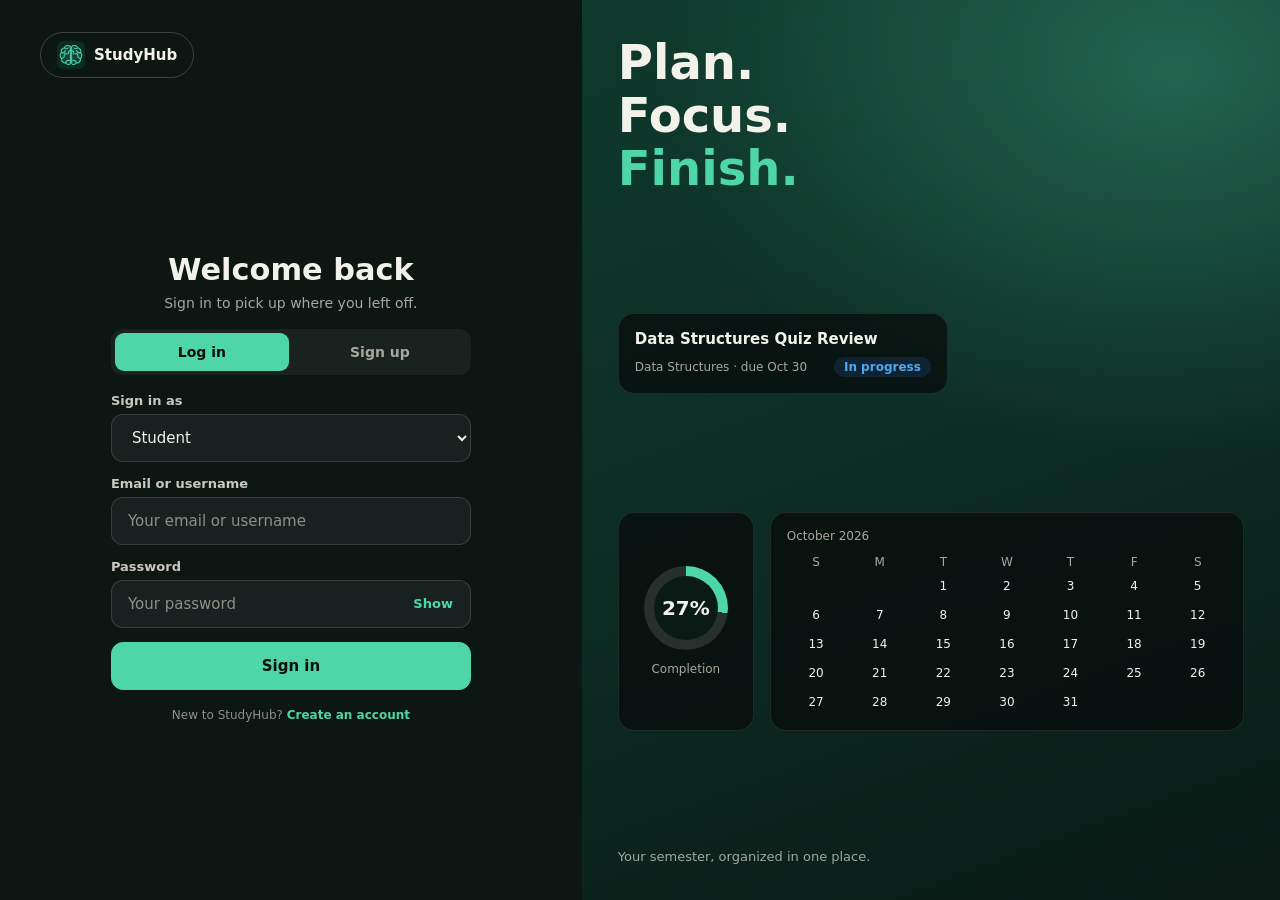
<file: index.html>
<!doctype html>
<html lang="en">
  <head>
    <meta charset="utf-8" />
    <meta name="viewport" content="width=device-width, initial-scale=1" />
    <meta http-equiv="refresh" content="0; url=html/index.html" />
    <title>StudyHub</title>
    <script>
      window.location.replace("html/index.html");
    </script>
  </head>
  <body>
    <p><a href="html/index.html">Open StudyHub</a></p>
  </body>
</html>
</file>
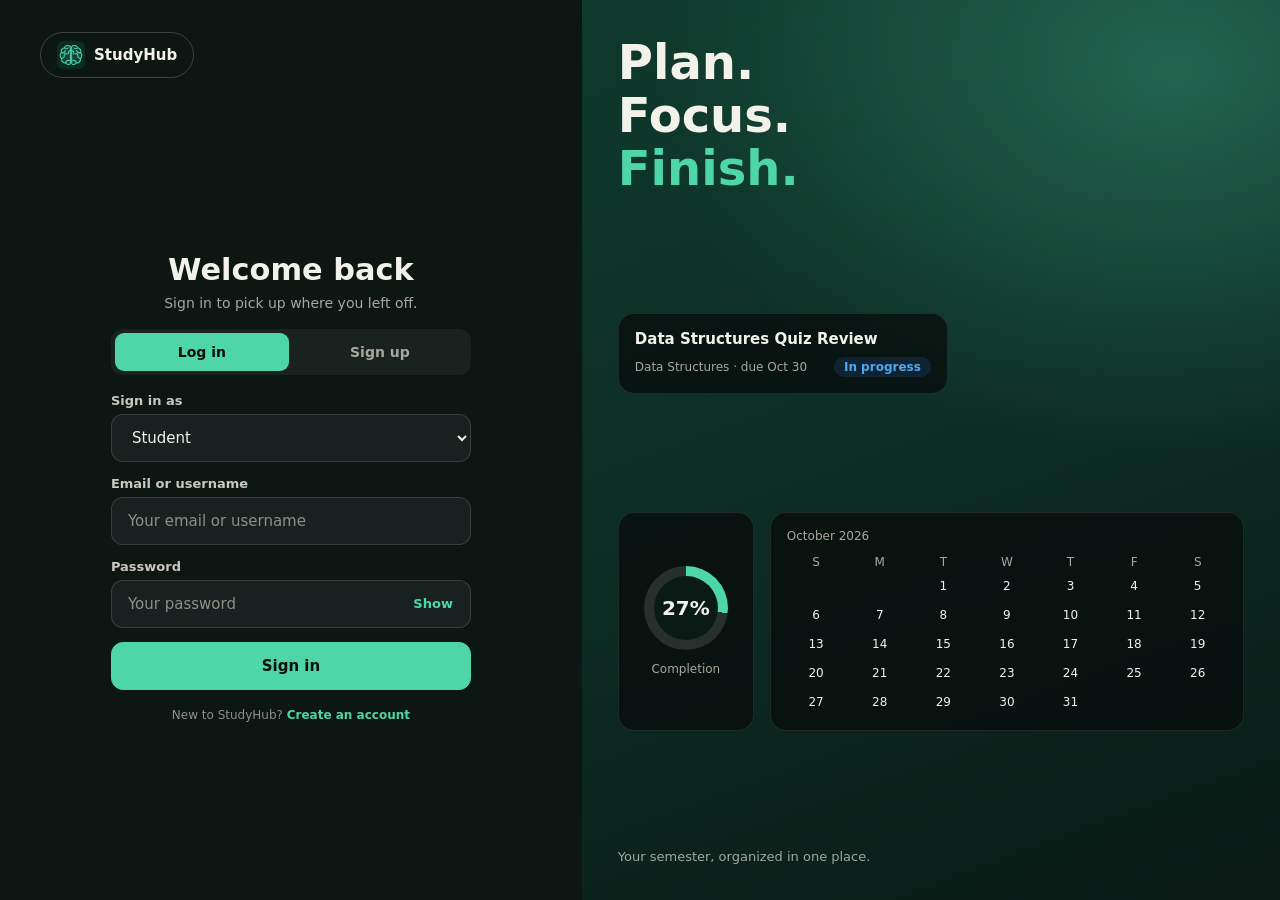
<file: html/index.html>
<!doctype html>
<html lang="en">
  <head>
    <meta charset="utf-8" />
    <meta name="viewport" content="width=device-width, initial-scale=1" />
    <title>StudyHub</title>
    <link rel="icon" href="data:," />
    <link rel="stylesheet" href="../css/style.css" />
    <script>
      /* Apply the saved theme before first paint to avoid a flash. */
      (function () {
        var theme = "dark";
        try {
          var pref = localStorage.getItem("studyhub-theme") || "dark";
          theme =
            pref === "system"
              ? window.matchMedia &&
                window.matchMedia("(prefers-color-scheme: light)").matches
                ? "light"
                : "dark"
              : pref === "light"
                ? "light"
                : "dark";
        } catch (e) {}
        document.documentElement.setAttribute("data-theme", theme);
      })();
    </script>
  </head>
  <body>
    <header class="app-header" data-view="student teacher admin">
      <a class="app-brand" href="#dashboard" aria-label="StudyHub home">
        <img src="../assets/logo.svg" alt="" />
        <span>StudyHub</span>
      </a>
      <p id="app-message" role="status" aria-live="polite" hidden></p>
      <form id="search-form" role="search" data-view="student">
        <label class="sr-only" for="global-search">Search tasks</label>
        <input
          id="global-search"
          name="query"
          type="search"
          placeholder="Search tasks"
          autocomplete="off"
        />
      </form>

      <button
        type="button"
        id="focus-toggle"
        aria-pressed="false"
        data-view="student"
      >
        Focus mode
      </button>

      <div id="user-menu" class="user-menu" data-view="student teacher admin">
        <span id="user-label"></span>
        <span id="user-role" class="status-pill status-todo"></span>
        <button type="button" id="logout-btn">Sign out</button>
      </div>

      <!-- Dev-only role switch (shows when ?dev=1 in URL) -->
      <div id="dev-role-switch" class="dev-only" style="display:none; margin-left:1rem; align-items:center; gap:0.5rem;">
        <label for="dev-role" style="font-size:0.875rem;">Simulate role:</label>
        <select id="dev-role" style="padding:0.25rem 0.5rem; font-size:0.875rem;">
          <option value="student">Student</option>
          <option value="teacher">Teacher</option>
          <option value="admin">Admin</option>
          <option value="__clear__">Real Role (Clear Override)</option>
        </select>
      </div>
    </header>

    <nav
      class="primary-nav"
      aria-label="Primary"
      data-view="student teacher admin"
    >
      <ul>
        <li data-view="admin"><a href="#admin-dashboard">Dashboard</a></li>
        <li data-view="teacher"><a href="#teacher-dashboard">Dashboard</a></li>
        <li data-view="student">
          <a href="#dashboard" aria-current="page">Dashboard</a>
        </li>
        <li data-view="teacher"><a href="#teacher-students">Students</a></li>
        <li data-view="teacher">
          <a href="#teacher-submissions">Submissions</a>
        </li>
        <li data-view="teacher">
          <a href="#teacher-feedback">Feedback &amp; Grades</a>
        </li>
        <li data-view="teacher">
          <a href="#teacher-analytics">Class Analytics</a>
        </li>
        <li data-view="student"><a href="#student-classroom">Classroom</a></li>
        <li data-view="teacher"><a href="#teacher-classroom">Classroom</a></li>
        <li data-view="student"><a href="#tasks">Tasks</a></li>
        <li data-view="student"><a href="#schedules">Schedules</a></li>
        <li data-view="student"><a href="#notes">Notes</a></li>
        <li data-view="student"><a href="#expenses">Expenses</a></li>
        <li data-view="student"><a href="#settings">Settings</a></li>
      </ul>
    </nav>

    <main id="app" data-view="student teacher admin">
      <section
        id="admin-dashboard"
        data-view="admin"
        aria-labelledby="admin-dashboard-title"
        hidden
      >
        <h2 id="admin-dashboard-title">Admin dashboard</h2>
        <div class="content-card">
          <h3>Welcome, <span id="admin-name">Admin</span></h3>
          <p class="section-note">
            This is the admin workspace. Student sections are not available to
            this role. Use the quality assurance panel below to validate the
            application state, workflow rules, and recovery paths.
          </p>
        </div>

        <section id="admin-qa" class="content-card" aria-labelledby="admin-qa-title">
          <h3 id="admin-qa-title">Quality assurance</h3>
          <p class="section-note">
            QA checks run when this dashboard loads. Run them again whenever
            you want to refresh the results.
          </p>
          <button
            type="button"
            id="admin-qa-run"
            aria-describedby="admin-qa-last-run"
          >
            <svg
              aria-hidden="true"
              viewBox="0 0 24 24"
              fill="none"
              focusable="false"
            >
              <path
                d="M20 7v5h-5M4 17v-5h5m10.2-1A7.5 7.5 0 0 0 6.1 6.1L4 8m16 8-2.1 1.9A7.5 7.5 0 0 1 4.8 13"
                stroke="currentColor"
                stroke-width="1.8"
                stroke-linecap="round"
                stroke-linejoin="round"
              />
            </svg>
            Run QA tests
          </button>
          <p id="admin-qa-last-run" role="status" aria-live="polite">
            Tests have not run yet.
          </p>
          <div class="qa-score-card">
            <p>
              <strong>Weighted Quality Score:</strong>
              <span id="admin-qa-quality-score">Calculating...</span>
            </p>
            <p>
              <small>Formula: Q = 0.30F + 0.20R + 0.20A + 0.15V + 0.15C</small>
            </p>
          </div>

          <h4>Category scores</h4>
          <div class="qa-category-scores" aria-live="polite">
            <p>F — Functional: <strong data-qa-category-score="F">—</strong></p>
            <p>R — Resilience: <strong data-qa-category-score="R">—</strong></p>
            <p>A — Auditability: <strong data-qa-category-score="A">—</strong></p>
            <p>V — Validation: <strong data-qa-category-score="V">—</strong></p>
            <p>C — Completeness: <strong data-qa-category-score="C">—</strong></p>
          </div>

          <div class="table-wrapper">
            <table>
              <caption>
                Automated admin verification results
              </caption>
              <thead>
                <tr>
                  <th>Test ID</th>
                  <th>Category</th>
                  <th>Precondition</th>
                  <th>Action</th>
                  <th>Expected Result</th>
                  <th>Result</th>
                </tr>
              </thead>
              <tbody id="admin-qa-test-results-body"></tbody>
            </table>
          </div>
        </section>
      </section>

      <section
        id="teacher-dashboard"
        data-view="teacher"
        aria-labelledby="teacher-dashboard-title"
        hidden
      >
        <h2 id="teacher-dashboard-title">Teacher Dashboard</h2>
        <div class="content-card">
          <h3>Welcome, Teacher!</h3>
          <p>Manage academic activities and monitor student progress.</p>
          <p class="section-note">
            Classroom activity and progress at a glance.
          </p>
        </div>
        <div class="teacher-kpis">
          <article class="metric-card" data-tone="info">
            <h3>Students</h3>
            <strong id="teacher-total-students">0</strong>
          </article>
          <article class="metric-card" data-tone="warning">
            <h3>Active assignments</h3>
            <strong id="teacher-active-assignments">0</strong>
          </article>
          <article class="metric-card" data-tone="success">
            <h3>Submissions</h3>
            <strong id="teacher-total-submissions">0</strong>
          </article>
          <article class="metric-card" data-tone="purple">
            <h3>Pending review</h3>
            <strong id="teacher-pending-reviews">0</strong>
          </article>
        </div>
        <div class="content-card">
          <h3>Recent submissions</h3>
          <div id="teacher-recent-submissions"></div>
        </div>
      </section>
      <section id="teacher-students" data-view="teacher" hidden>
        <h2>Students</h2>
        <p class="section-note">Students who have joined your classrooms.</p>
        <div class="content-card">
          <div class="table-wrapper">
            <table>
              <thead>
                <tr>
                  <th>Student</th>
                  <th>Submitted</th>
                  <th>Reviewed</th>
                </tr>
              </thead>
              <tbody id="teacher-student-rows"></tbody>
            </table>
          </div>
        </div>
      </section>
      <section id="teacher-submissions" data-view="teacher" hidden>
        <h2>Submission Review</h2>
        <div class="content-card">
          <div class="table-wrapper">
            <table>
              <thead>
                <tr>
                  <th>Student</th>
                  <th>Class</th>
                  <th>Assignment</th>
                  <th>Submitted</th>
                  <th>Status</th>
                  <th>Actions</th>
                </tr>
              </thead>
              <tbody id="teacher-submission-rows"></tbody>
            </table>
          </div>
        </div>
      </section>
      <section id="teacher-feedback" data-view="teacher" hidden>
        <h2>Feedback &amp; Grades</h2>
        <div class="content-card">
          <p class="section-note">
            Use Review submission to provide a score and feedback.
          </p>
          <div class="table-wrapper">
            <table>
              <thead>
                <tr>
                  <th>Student</th>
                  <th>Class</th>
                  <th>Assignment</th>
                  <th>Score</th>
                  <th>Feedback</th>
                </tr>
              </thead>
              <tbody id="teacher-feedback-rows"></tbody>
            </table>
          </div>
        </div>
      </section>
      <section id="teacher-analytics" data-view="teacher" hidden>
        <h2>Class Analytics</h2>
        <div class="teacher-kpis">
          <article class="metric-card">
            <h3>Submission rate</h3>
            <strong id="teacher-submission-rate">0%</strong>
          </article>
          <article class="metric-card">
            <h3>Review completion</h3>
            <strong id="teacher-review-rate">0%</strong>
          </article>
          <article class="metric-card">
            <h3>Average grade</h3>
            <strong id="teacher-average-grade">—</strong>
          </article>
        </div>
        <div class="content-card">
          <h3>Assignment progress</h3>
          <div id="teacher-analytics-bars" class="distribution-bars"></div>
        </div>
      </section>
      <section id="teacher-classroom" data-view="teacher" hidden>
        <div class="classroom-heading">
          <div>
            <h2>Classroom</h2>
            <p class="section-note">
              Create classes and share their codes with students.
            </p>
          </div>
          <button
            type="button"
            class="classroom-button classroom-primary"
            id="class-create-toggle"
          >
            + Create class
          </button>
        </div>
        <div
          id="classroom-notice"
          class="classroom-notice"
          role="status"
          aria-live="polite"
          hidden
        ></div>
        <form id="class-create-form" class="content-card classroom-form" hidden>
          <div>
            <label for="class-name">Class name</label
            ><input
              id="class-name"
              name="name"
              maxlength="100"
              required
              placeholder="e.g. Data Structures"
            />
          </div>
          <div>
            <label for="class-section">Section</label
            ><input
              id="class-section"
              name="section"
              maxlength="60"
              placeholder="e.g. DCPET 2-2"
            />
          </div>
          <div>
            <label for="class-subject">Subject</label
            ><input
              id="class-subject"
              name="subject"
              maxlength="100"
              placeholder="e.g. CMPE 201"
            />
          </div>
          <button type="submit">Create class</button>
          <button
            type="button"
            class="classroom-button"
            id="class-create-cancel"
          >
            Cancel
          </button>
        </form>
        <div id="teacher-class-cards" class="classroom-grid"></div>
        <div id="teacher-class-detail" class="classroom-detail" hidden></div>
      </section>
      <section id="student-classroom" data-view="student" hidden>
        <div class="classroom-heading">
          <div>
            <h2>Classroom</h2>
            <p class="section-note">Your classes and classroom updates.</p>
          </div>
          <button
            type="button"
            class="classroom-button classroom-primary"
            id="class-join-toggle"
          >
            + Join class
          </button>
        </div>
        <div
          id="student-classroom-notice"
          class="classroom-notice"
          role="status"
          aria-live="polite"
          hidden
        ></div>
        <form id="class-join-form" class="content-card classroom-form" hidden>
          <div>
            <label for="class-join-code">Class code</label
            ><input
              id="class-join-code"
              name="code"
              required
              maxlength="12"
              placeholder="Enter teacher's class code"
              autocomplete="off"
            />
          </div>
          <button type="submit">Join class</button>
          <button type="button" class="classroom-button" id="class-join-cancel">
            Cancel
          </button>
        </form>
        <div id="student-class-cards" class="classroom-grid"></div>
        <div id="student-class-detail" class="classroom-detail" hidden></div>
      </section>
      <section
        id="dashboard"
        data-view="student"
        aria-labelledby="dashboard-title"
      >
        <h2 id="dashboard-title">Dashboard</h2>

        <!-- Unit 3 summary values are rendered from JavaScript state. -->
        <section id="dash-priority" class="dashboard-metric">
          <h3>Total tasks</h3>
          <strong id="summary-total">0</strong>
        </section>

        <section id="dash-tomorrow" class="dashboard-metric">
          <h3>Finished</h3>
          <strong id="summary-completed">0</strong>
        </section>

        <section id="dash-notes" class="dashboard-metric">
          <h3>Upcoming</h3>
          <strong id="summary-upcoming">0 due within 7 days</strong>
        </section>

        <section id="dash-expenses" class="dashboard-metric">
          <h3>Top priority</h3>
          <strong id="summary-priority">No pending tasks</strong>
        </section>

        <section id="dash-focus" class="dashboard-metric">
          <h3>Estimated study time</h3>
          <strong id="summary-study-time">0.0 hours</strong>
        </section>

        <!-- UNIT 9: Live derived metrics, rendered by renderMetrics() in app.js -->
        <section
          id="system-metrics"
          class="content-card dashboard-wide"
          aria-labelledby="system-metrics-title"
        >
          <div class="metrics-header">
            <span class="live-badge"
              ><span class="live-dot" aria-hidden="true"></span>Live</span
            >
          </div>

          <div class="dashboard-grid metrics-kpi-grid">
            <article class="metric-card" data-tone="success">
              <h4>Completion Rate</h4>
              <strong id="metric-completion-rate">0%</strong>
              <div class="metric-meter" aria-hidden="true">
                <span id="metric-completion-meter"></span>
              </div>
              <small>Finished vs total tasks</small>
            </article>
            <article class="metric-card" data-tone="info">
              <h4>Average Study Time</h4>
              <strong id="metric-avg-time">0 min</strong>
              <small>Per active/pending task</small>
            </article>
            <article class="metric-card" data-tone="danger">
              <h4>Overdue Rate</h4>
              <strong id="metric-overdue-rate">0%</strong>
              <div class="metric-meter" aria-hidden="true">
                <span id="metric-overdue-meter"></span>
              </div>
              <small>Past due pending items</small>
            </article>
            <article class="metric-card" data-tone="warning">
              <h4>In Progress</h4>
              <strong id="metric-in-progress-count">0</strong>
              <small>Tasks being worked on now</small>
            </article>
          </div>

          <div class="visual-breakdown-container">
            <div class="breakdown-panel">
              <h4>Status Distribution</h4>
              <div
                id="status-distribution-bars"
                class="distribution-bars"
              ></div>
            </div>

            <div class="breakdown-panel">
              <h4>Priority Distribution</h4>
              <div
                id="priority-distribution-bars"
                class="distribution-bars"
              ></div>
            </div>
          </div>

          <details class="metrics-formulas">
            <summary>How these numbers are calculated</summary>
            <div class="table-wrapper">
              <p class="section-note">
                Count each expected value from the task list, enter the number
                below, and compare it with the live calculated value. Percent
                values are entered as whole numbers (for example, 25).
              </p>
              <table>
                <caption>
                  Unit 9 Dashboard Verification Table
                </caption>
                <thead>
                  <tr>
                    <th>Metric</th>
                    <th>Manually Counted Expected</th>
                    <th>Program Calculated</th>
                    <th>Formula / counting rule</th>
                  </tr>
                </thead>
                <tbody id="metric-verification-body"></tbody>
              </table>
            </div>
          </details>
        </section>

        <!-- The leader's task form is retained as the ONE authoritative task form. -->
        <form
          id="task-form"
          class="dashboard-wide"
          aria-labelledby="task-form-title"
          novalidate
        >
          <div class="form-head">
            <div class="form-intro">
              <p class="form-eyebrow">MAKE ROOM FOR WHAT MATTERS</p>
              <h3 id="task-form-title">Add a task</h3>
              <p class="form-description">
                Capture the details now. You can update them whenever plans change.
              </p>
            </div>
            <p class="form-hint"><span class="req" aria-hidden="true">*</span> Required</p>
          </div>

          <div
            id="task-error-summary"
            class="error-summary"
            role="alert"
            tabindex="-1"
            hidden
          ></div>

          <!-- Core required fields -->
          <fieldset class="form-section">
            <legend>Core details</legend>

            <div class="field-title">
              <label for="task-title"
                >Task title <span class="req" aria-hidden="true">*</span></label
              >
              <input
                type="text"
                id="task-title"
                name="title"
                placeholder="e.g. Finish lab report"
                required
                minlength="3"
                maxlength="100"
                aria-describedby="task-title-error"
              />
              <span id="task-title-error" class="inline-error" aria-live="polite"></span>
            </div>

            <div class="field-subject">
              <label for="task-subject"
                >Subject <span class="req" aria-hidden="true">*</span></label
              >
              <input
                type="text"
                id="task-subject"
                name="subject"
                placeholder="e.g. Calculus II"
                required
                minlength="2"
                maxlength="80"
                aria-describedby="task-subject-error"
              />
              <span id="task-subject-error" class="inline-error" aria-live="polite"></span>
            </div>

            <div class="form-row">
              <div class="field-due">
                <label for="task-due"
                  >Due date <span class="req" aria-hidden="true">*</span></label
                >
                <input
                  type="date"
                  id="task-due"
                  name="dueDate"
                  required
                  min=""
                  aria-describedby="task-due-error"
                />
                <span id="task-due-error" class="inline-error" aria-live="polite"></span>
              </div>

              <div class="field-priority">
                <label for="task-priority"
                  >Priority <span class="req" aria-hidden="true">*</span></label
                >
                <select id="task-priority" name="priority" required aria-describedby="task-priority-error">
                  <option value="">Select priority</option>
                  <option value="Low">Low</option>
                  <option value="Medium" selected>Medium</option>
                  <option value="High">High</option>
                </select>
                <span id="task-priority-error" class="inline-error" aria-live="polite"></span>
              </div>
            </div>

            <div class="field-estimated">
              <label for="task-estimated"
                >Estimated hours <span class="req" aria-hidden="true">*</span></label
              >
              <input
                type="number"
                id="task-estimated"
                name="estimatedHours"
                min="0.25"
                max="100"
                step="0.25"
                value="1"
                required
                aria-describedby="task-estimated-error"
              />
              <span id="task-estimated-error" class="inline-error" aria-live="polite"></span>
            </div>
          </fieldset>

          <!-- Optional / extra fields -->
          <fieldset class="form-section">
            <legend>Optional details</legend>

            <div class="field-tags">
              <label for="task-tags">Tags</label>
              <input
                type="text"
                id="task-tags"
                name="tags"
                list="tag-suggestions"
                placeholder="e.g. homework, lab, urgent"
                aria-describedby="task-tags-error"
              />
              <datalist id="tag-suggestions">
                <option value="homework"></option>
                <option value="lab"></option>
                <option value="exam"></option>
                <option value="project"></option>
                <option value="reading"></option>
                <option value="urgent"></option>
                <option value="group-work"></option>
              </datalist>
              <span id="task-tags-error" class="inline-error" aria-live="polite"></span>
            </div>

            <!-- Reminder section - grouped together -->
            <div class="reminder-group" id="reminder-group">
              <label class="reminder-toggle">
                <input type="checkbox" id="task-has-reminder" name="hasReminder" value="1" />
                <span class="toggle-ui">
                  <span class="toggle-track"></span>
                  <span class="toggle-thumb"></span>
                </span>
                <span class="toggle-label">Set a reminder</span>
              </label>

              <div class="field-reminder-date" id="reminder-date-field" hidden>
                <label for="task-reminder-date"
                  >Remind me on <span class="req" aria-hidden="true">*</span></label
                >
                <input
                  type="date"
                  id="task-reminder-date"
                  name="reminderDate"
                  min=""
                  aria-describedby="task-reminder-error"
                />
                <span id="task-reminder-error" class="inline-error" aria-live="polite"></span>
              </div>
            </div>

            <div class="field-notes">
              <label for="task-notes">Notes</label>
              <textarea
                id="task-notes"
                name="notes"
                rows="3"
                maxlength="500"
                placeholder="Optional details"
                aria-describedby="task-notes-error"
              ></textarea>
              <span id="task-notes-error" class="inline-error" aria-live="polite"></span>
            </div>
          </fieldset>

          <div class="form-actions">
            <button type="submit" class="btn-primary">Add task</button>
            <button type="button" id="task-form-reset" class="btn-secondary">Clear form</button>
          </div>
        </form>
      </section>

      <section
        id="tasks"
        data-view="student"
        aria-labelledby="tasks-title"
        hidden
      >
        <h2 id="tasks-title">Tasks</h2>
        <p id="workflow-message" role="status" aria-live="polite" hidden></p>

        <section class="content-card" aria-labelledby="task-controls-title">
          <h3 id="task-controls-title">Task controls</h3>

          <form id="task-controls">
            <div>
              <label for="status-filter">Status</label>
              <select id="status-filter">
                <option value="ALL">All</option>
                <option value="To do">To do</option>
                <option value="In progress">In progress</option>
                <option value="In review">In review</option>
                <option value="Done">Done</option>
              </select>
            </div>

            <div>
              <label for="priority-filter">Priority</label>
              <select id="priority-filter">
                <option value="ALL">All</option>
                <option value="Low">Low</option>
                <option value="Medium">Medium</option>
                <option value="High">High</option>
              </select>
            </div>

            <div>
              <label for="sort-key">Sort by</label>
              <select id="sort-key">
                <option value="dueDate">Due date</option>
                <option value="title">Title</option>
                <option value="subject">Subject</option>
                <option value="priority">Priority</option>
                <option value="createdAt">Created date</option>
              </select>
            </div>

            <div>
              <label for="sort-direction">Direction</label>
              <select id="sort-direction">
                <option value="asc">Ascending</option>
                <option value="desc">Descending</option>
              </select>
            </div>

            <div>
              <label for="page-size">Rows per page</label>
              <select id="page-size">
                <option value="5" selected>5</option>
                <option value="10">10</option>
                <option value="15">15</option>
              </select>
            </div>
          </form>
        </section>

        <section id="task-list" aria-labelledby="task-list-title">
          <div class="list-header">
            <div>
              <h3 id="task-list-title">Task list</h3>
              <p id="task-result-count" aria-live="polite"></p>
            </div>

            <button
              type="button"
              id="open-archives"
              aria-haspopup="dialog"
              aria-controls="archives-dialog"
            >
              Archives (0)
            </button>
          </div>

          <div class="table-wrapper">
            <table>
              <caption>
                StudyHub task records
              </caption>
              <thead>
                <tr>
                  <th>Task</th>
                  <th>Subject</th>
                  <th>Due</th>
                  <th>Priority</th>
                  <th>Status</th>
                  <th>Time left</th>
                  <th>Actions</th>
                </tr>
              </thead>
              <tbody id="task-table-body"></tbody>
            </table>
          </div>

          <div id="task-pagination" aria-label="Task pagination"></div>
        </section>

        <p id="task-empty-state" hidden>
          No tasks match the current search or filters.
        </p>

        <aside
          id="task-details"
          class="content-card"
          aria-labelledby="task-details-title"
        >
          <h3 id="task-details-title">Task details</h3>
          <p>Select a task to inspect its full record.</p>
        </aside>

        <dialog id="archives-dialog" aria-labelledby="archives-title">
          <div class="dialog-body">
            <div class="dialog-header">
              <h3 id="archives-title">Archives</h3>
              <button type="button" id="close-archives">Close</button>
            </div>

            <p class="section-note">
              Tasks that finished the whole workflow. Archiving a Done task
              moves it here, and archived tasks can't be changed.
            </p>

            <p id="archive-empty-state">
              No archived tasks yet. Finish a task, then use Archive to file it
              here.
            </p>

            <div id="archive-table-wrapper" class="table-wrapper" hidden>
              <table>
                <caption>
                  Archived tasks
                </caption>
                <thead>
                  <tr>
                    <th>Task</th>
                    <th>Subject</th>
                    <th>Due</th>
                    <th>Priority</th>
                    <th>Archived on</th>
                    <th>History</th>
                  </tr>
                </thead>
                <tbody id="archive-table-body"></tbody>
              </table>
            </div>
          </div>
        </dialog>
      </section>

      <section
        id="schedules"
        data-view="student"
        aria-labelledby="schedules-title"
        hidden
      >
        <h2 id="schedules-title">Schedules</h2>

        <div class="content-card">
          <h3 id="schedule-form-title">Add class</h3>
          <div id="schedule-error-summary" role="alert" hidden></div>

          <form id="schedule-form" novalidate>
            <input type="hidden" id="schedule-id" name="id" />

            <div>
              <label for="schedule-day">Day</label>
              <select id="schedule-day" name="day">
                <option value="Monday">Monday</option>
                <option value="Tuesday">Tuesday</option>
                <option value="Wednesday">Wednesday</option>
                <option value="Thursday">Thursday</option>
                <option value="Friday">Friday</option>
                <option value="Saturday">Saturday</option>
                <option value="Sunday">Sunday</option>
              </select>
            </div>

            <div>
              <label for="schedule-start">Start time</label>
              <input
                type="time"
                id="schedule-start"
                name="startTime"
                required
              />
            </div>

            <div>
              <label for="schedule-end">End time</label>
              <input type="time" id="schedule-end" name="endTime" required />
            </div>

            <div>
              <label for="schedule-class">Class</label>
              <input
                type="text"
                id="schedule-class"
                name="className"
                placeholder="e.g. Discrete Mathematics"
                required
              />
            </div>

            <div>
              <label for="schedule-code">Course code</label>
              <input
                type="text"
                id="schedule-code"
                name="courseCode"
                placeholder="e.g. CMPE 104"
              />
            </div>

            <div>
              <label for="schedule-instructor">Instructor</label>
              <input
                type="text"
                id="schedule-instructor"
                name="instructor"
                placeholder="e.g. Prof. Mylo Atencio"
              />
            </div>

            <button type="submit" id="schedule-submit">Add class</button>
            <button type="button" id="schedule-cancel" hidden>
              Cancel edit
            </button>
          </form>
        </div>

        <div class="content-card">
          <div class="schedule-card-heading">
            <h3>DCPET 2-2 Class Schedule</h3>
            <button
              type="button"
              id="schedule-actions-toggle"
              aria-controls="schedule-table"
              aria-pressed="false"
            >
              Show actions
            </button>
          </div>
          <div class="table-wrapper">
            <table id="schedule-table" class="schedule-actions-hidden">
              <caption>
                Weekly class schedule
              </caption>
              <thead>
                <tr>
                  <th>Day</th>
                  <th>Time</th>
                  <th>Class</th>
                  <th>Course code</th>
                  <th>Instructor</th>
                  <th class="schedule-actions-column">Actions</th>
                </tr>
              </thead>
              <tbody id="schedule-table-body"></tbody>
            </table>
          </div>
        </div>
      </section>

      <section
        id="notes"
        data-view="student"
        aria-labelledby="notes-title"
        hidden
      >
        <h2 id="notes-title">Notes</h2>

        <div class="content-card">
          <h3 id="note-form-title">Add note</h3>
          <div id="note-error-summary" role="alert" hidden></div>

          <form id="note-form" novalidate>
            <input type="hidden" id="note-id" name="id" />

            <div>
              <label for="note-title">Title</label>
              <input
                type="text"
                id="note-title"
                name="title"
                placeholder="e.g. Electrical circuits"
                required
              />
            </div>

            <div class="field-wide">
              <label for="note-body">Note</label>
              <textarea
                id="note-body"
                name="body"
                rows="4"
                placeholder="Write your study note here"
                required
              ></textarea>
            </div>

            <div>
              <label for="note-remark">Reminder (optional)</label>
              <input
                type="text"
                id="note-remark"
                name="remark"
                placeholder="e.g. Review before the quiz"
              />
            </div>

            <button type="submit" id="note-submit">Add note</button>
            <button type="button" id="note-cancel" hidden>Cancel edit</button>
          </form>
        </div>

        <div class="content-card">
          <h3>Study notes</h3>
          <div id="note-list"></div>
          <p id="note-empty-state" hidden>No notes yet. Add one above.</p>
        </div>
      </section>

      <section
        id="expenses"
        data-view="student"
        aria-labelledby="expenses-title"
        hidden
      >
        <h2 id="expenses-title">Expenses</h2>

        <div class="content-card">
          <h3 id="expense-form-title">Add expense</h3>
          <div id="expense-error-summary" role="alert" hidden></div>

          <form id="expense-form" novalidate>
            <input type="hidden" id="expense-id" name="id" />

            <div>
              <label for="expense-date">Date</label>
              <input type="date" id="expense-date" name="date" required />
            </div>

            <div>
              <label for="expense-item">Item</label>
              <input
                type="text"
                id="expense-item"
                name="itemName"
                placeholder="e.g. Bus fare"
                required
              />
            </div>

            <div>
              <label for="expense-category">Category</label>
              <input
                type="text"
                id="expense-category"
                name="category"
                list="expense-category-options"
                placeholder="e.g. Transport"
              />
              <datalist id="expense-category-options">
                <option value="Transport"></option>
                <option value="Food"></option>
                <option value="School supplies"></option>
                <option value="Other"></option>
              </datalist>
            </div>

            <div>
              <label for="expense-amount">Amount ($)</label>
              <input
                type="number"
                id="expense-amount"
                name="amount"
                min="0.01"
                step="0.01"
                placeholder="0.00"
                required
              />
            </div>

            <button type="submit" id="expense-submit">Add expense</button>
            <button type="button" id="expense-cancel" hidden>
              Cancel edit
            </button>
          </form>
        </div>

        <div class="content-card">
          <h3>Expense log</h3>
          <div class="table-wrapper">
            <table>
              <caption>
                Expense log
              </caption>
              <thead>
                <tr>
                  <th>Date</th>
                  <th>Item</th>
                  <th>Category</th>
                  <th>Amount</th>
                  <th>Actions</th>
                </tr>
              </thead>
              <tbody id="expense-table-body"></tbody>
              <tfoot>
                <tr>
                  <th colspan="3" scope="row">Total</th>
                  <td id="expense-total">$0.00</td>
                  <td></td>
                </tr>
              </tfoot>
            </table>
          </div>
        </div>
      </section>

      <section
        id="focus"
        data-view="student"
        aria-labelledby="focus-title"
        hidden
      >
        <h2 id="focus-title">Focus</h2>
        <div class="content-card focus-panel pomodoro-panel">
          <div class="pomo-heading">
            <span class="pomo-eyebrow"
              ><span class="pomo-spark"></span> STUDYHUB · DEEP WORK</span
            >
            <h3>Make every minute count.</h3>
            <p>One task. One session. You've got this.</p>
          </div>
          <div class="pomo-modes" role="group" aria-label="Timer mode">
            <button type="button" data-pomo-mode="focus" aria-pressed="true">
              Focus
            </button>
            <button type="button" data-pomo-mode="short" aria-pressed="false">
              Short break
            </button>
            <button type="button" data-pomo-mode="long" aria-pressed="false">
              Long break
            </button>
          </div>
          <div
            class="pomo-clock"
            id="pomo-clock"
            role="timer"
            aria-label="Time remaining"
          >
            <div class="pomo-clock-inner">
              <span id="pomo-phase-label">FOCUS SESSION</span>
              <strong id="pomo-time">25:00</strong>
              <span id="pomo-timer-status">Ready when you are</span>
            </div>
          </div>
          <div class="pomo-controls">
            <button type="button" id="pomo-start" class="pomo-primary">
              Start focusing
            </button>
            <button type="button" id="pomo-reset" class="pomo-secondary">
              Reset
            </button>
            <button type="button" id="pomo-skip" class="pomo-secondary">
              Skip
            </button>
          </div>
          <section class="pomo-settings" aria-label="Timer preferences">
            <button
              type="button"
              class="pomo-settings-toggle"
              id="pomo-settings-toggle"
              aria-expanded="false"
              aria-controls="pomo-settings-form"
            >
              ⚙ Customize timers <span aria-hidden="true">⌄</span>
            </button>
            <form id="pomo-settings-form" class="pomo-settings-form" hidden>
              <p>Choose your own study and break durations (1–180 minutes).</p>
              <div class="pomo-settings-fields">
                <label for="pomo-focus-duration"
                  >Focus <span>minutes</span
                  ><input
                    id="pomo-focus-duration"
                    name="focus"
                    type="number"
                    min="1"
                    max="180"
                    step="1"
                    value="25"
                    required
                /></label>
                <label for="pomo-short-duration"
                  >Short break <span>minutes</span
                  ><input
                    id="pomo-short-duration"
                    name="short"
                    type="number"
                    min="1"
                    max="180"
                    step="1"
                    value="5"
                    required
                /></label>
                <label for="pomo-long-duration"
                  >Long break <span>minutes</span
                  ><input
                    id="pomo-long-duration"
                    name="long"
                    type="number"
                    min="1"
                    max="180"
                    step="1"
                    value="15"
                    required
                /></label>
              </div>
              <div class="pomo-settings-actions">
                <button type="submit" class="pomo-primary">
                  Save durations</button
                ><button
                  type="button"
                  id="pomo-defaults"
                  class="pomo-secondary"
                >
                  Restore defaults
                </button>
              </div>
              <p class="pomo-settings-note">
                Saving resets the current countdown. Completed sessions and your
                study stats stay saved.
              </p>
            </form>
          </section>
          <div class="pomo-lower">
            <label for="pomo-intention"
              >What are you working on?
              <input
                id="pomo-intention"
                type="text"
                maxlength="100"
                placeholder="e.g. Review circuit analysis"
                autocomplete="off"
              />
            </label>
            <div class="pomo-stats">
              <div>
                <strong id="pomo-sessions">0</strong
                ><span>Focus sessions today</span>
              </div>
              <div>
                <strong id="pomo-minutes">0</strong
                ><span>Focused minutes today</span>
              </div>
              <div>
                <strong id="pomo-cycle">1 / 4</strong><span>Current cycle</span>
              </div>
            </div>
            <p
              class="pomo-hint"
              id="pomo-message"
              role="status"
              aria-live="polite"
            >
              Tip: After four focus sessions, take a longer break.
            </p>
          </div>
        </div>
      </section>

      <section
        id="settings"
        data-view="student"
        aria-labelledby="settings-title"
        hidden
      >
        <h2 id="settings-title">Settings</h2>

        <section
          id="appearance-settings"
          class="content-card"
          aria-labelledby="appearance-title"
        >
          <h3 id="appearance-title">Appearance</h3>
          <p class="section-note">
            Choose how StudyHub looks. Your choice is remembered on this device.
          </p>

          <fieldset class="theme-options">
            <legend class="sr-only">Color theme</legend>

            <label class="theme-option" for="theme-dark">
              <input type="radio" id="theme-dark" name="theme" value="dark" />
              Dark
            </label>

            <label class="theme-option" for="theme-light">
              <input type="radio" id="theme-light" name="theme" value="light" />
              Light
            </label>

            <label class="theme-option" for="theme-system">
              <input
                type="radio"
                id="theme-system"
                name="theme"
                value="system"
              />
              Match my device
            </label>
          </fieldset>
        </section>

        <!-- ========================================== -->
        <!-- UNIT 8: Data Management                  -->
        <!-- ========================================== -->
        <section
          id="system-data"
          class="content-card"
          aria-labelledby="system-data-title"
        >
          <h3 id="system-data-title">
            Unit 8: Persistence, Backup, & Audit Trail
          </h3>
          <p class="section-note">
            Survives page refresh via versioned localStorage schema, provides
            safe imports, and records state mutations.
          </p>

          <div
            id="storage-status-message"
            role="status"
            aria-live="polite"
            hidden
          ></div>

          <div class="persistence-controls">
            <button type="button" id="btn-export-json">Export JSON</button>

            <label for="import-json-file" class="button-file-label"
              >Select JSON to Import</label
            >
            <input
              type="file"
              id="import-json-file"
              accept=".json"
              class="sr-only"
            />

            <button type="button" id="btn-reset-data" class="btn-danger">
              Reset to Defaults
            </button>
          </div>

          <div id="reset-confirm-box" class="sub-card" hidden>
            <label for="reset-confirm-input"
              >Type RESET to replace the saved app data with defaults.</label
            >
            <input
              type="text"
              id="reset-confirm-input"
              autocomplete="off"
              spellcheck="false"
            />
            <div class="task-actions">
              <button type="button" id="btn-confirm-reset" class="btn-danger">
                Confirm reset
              </button>
              <button type="button" id="btn-cancel-reset">Cancel</button>
            </div>
          </div>

          <div id="import-preview-box" class="sub-card" hidden>
            <h4>Import Payload Preview</h4>
            <p id="import-preview-text"></p>
            <div class="task-actions">
              <button type="button" id="btn-confirm-import">
                Confirm & Replace
              </button>
              <button type="button" id="btn-cancel-import">Cancel</button>
            </div>
          </div>

          <div class="audit-trail-container">
            <h4>System Audit Trail</h4>
            <div class="table-wrapper">
              <table>
                <caption>
                  Recent system actions (Unit 8)
                </caption>
                <thead>
                  <tr>
                    <th>Timestamp</th>
                    <th>Actor</th>
                    <th>Action</th>
                    <th>Target</th>
                    <th>Details</th>
                  </tr>
                </thead>
                <tbody id="audit-log-body"></tbody>
              </table>
            </div>
          </div>
        </section>
      </section>

    </main>

    <footer data-view="student teacher admin">Front-end prototype</footer>

    <!-- Toast notification container -->
    <div id="toast-container" aria-live="polite" aria-atomic="true"></div>

    <script src="../js/auth.js" defer></script>
    <script src="../js/app.js" defer></script>
    <script src="../js/classroom.js" defer></script>
    <script src="../js/pomodoro.js" defer></script>
  </body>
</html>
</file>
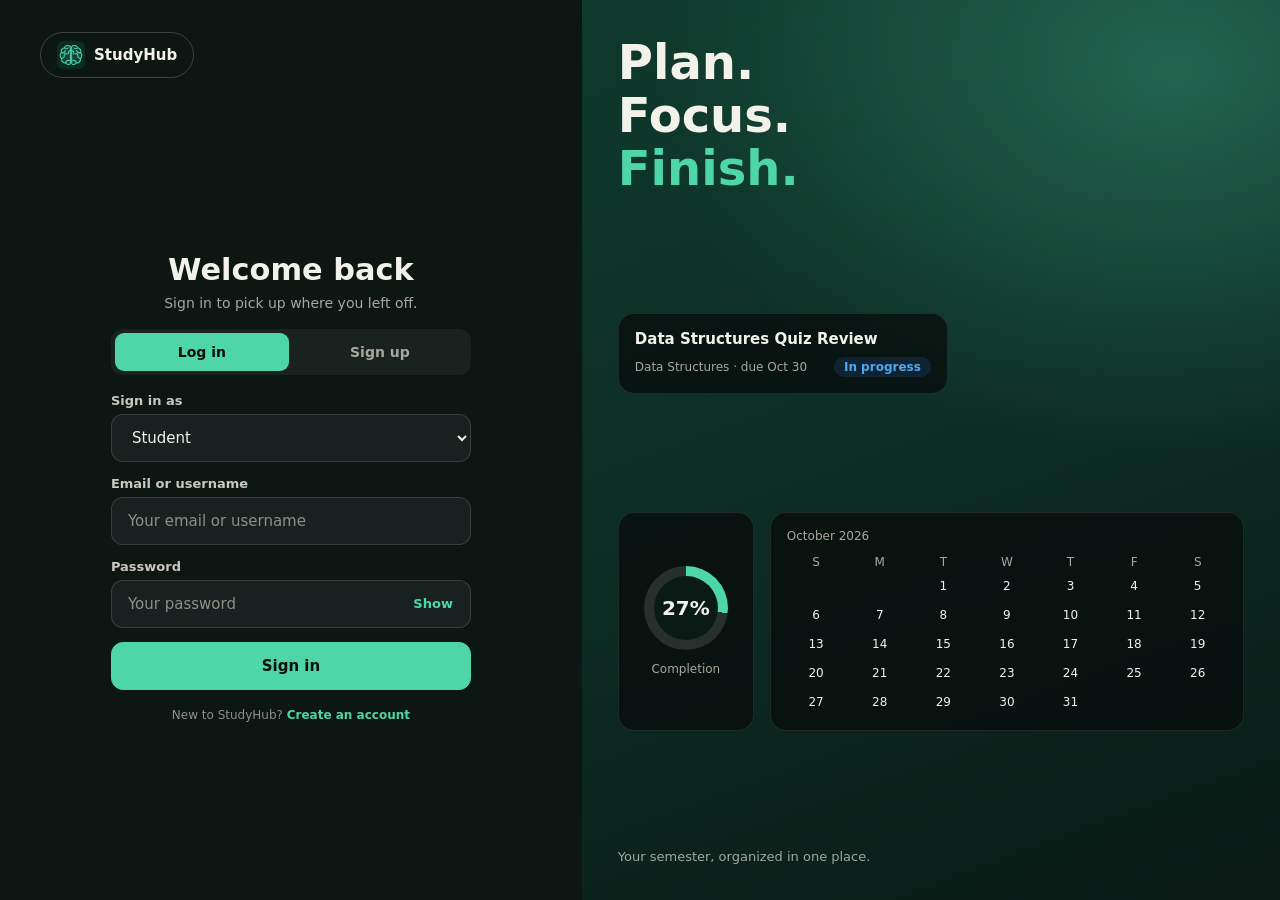
<file: login.html>
<!doctype html>
<html lang="en">
  <head>
    <meta charset="utf-8" />
    <meta name="viewport" content="width=device-width, initial-scale=1" />
    <meta name="theme-color" content="#0a0f0d" />
    <title>Log in | StudyHub</title>
    <link rel="icon" href="data:," />
    <link rel="stylesheet" href="auth.css" />
    <script src="auth.js" defer></script>
  </head>
  <body>
    <main class="auth-layout">
      <section class="auth-content" aria-labelledby="login-title">
        <a class="brand" href="login.html" aria-label="StudyHub home">
          <img class="brand-logo" src="logo.svg" alt="" />
          StudyHub
        </a>

        <div class="auth-form-wrap">
          <header class="auth-heading">
            <h1 id="login-title">Welcome back</h1>
            <p>Sign in to pick up where you left off.</p>
          </header>

          <nav class="account-tabs" aria-label="Account">
            <a href="login.html" aria-current="page">Log in</a>
            <a href="signup.html">Sign up</a>
          </nav>

          <div id="auth-error" class="auth-message" role="alert" hidden></div>

          <form id="login-form" class="auth-form">
            <div class="field">
              <label for="login-role">Sign in as</label>
              <select id="login-role" name="role" required>
                <option value="student">Student</option>
                <option value="teacher">Teacher</option>
              </select>
            </div>

            <div class="field">
              <label for="login-username">Email or username</label>
              <input
                id="login-username"
                name="username"
                type="text"
                placeholder="Your email or username"
                autocomplete="username"
                autocapitalize="none"
                spellcheck="false"
                required
              />
            </div>

            <div class="field">
              <label for="login-password">Password</label>
              <div class="password-field">
                <input
                  id="login-password"
                  name="password"
                  type="password"
                  placeholder="Your password"
                  autocomplete="current-password"
                  required
                />
                <button
                  class="password-toggle"
                  type="button"
                  data-password-toggle="#login-password"
                  aria-label="Show password"
                >
                  Show
                </button>
              </div>
            </div>

            <button class="button button-primary" type="submit">Sign in</button>
          </form>

          <p class="auth-footer">
            New to StudyHub? <a href="signup.html">Create an account</a>
          </p>
        </div>
      </section>

      <aside class="visual-panel" aria-label="StudyHub study planner preview">
        <p class="visual-headline">Plan.<br />Focus.<br /><span>Finish.</span></p>

        <div class="preview-task">
          <strong>Data Structures Quiz Review</strong>
          <div class="preview-task-meta">
            <span>Data Structures · due Oct 30</span>
            <span class="status-pill">In progress</span>
          </div>
        </div>

        <div class="preview-widgets">
          <div class="preview-card completion-card">
            <div class="completion-ring"><span>27%</span></div>
            <span>Completion</span>
          </div>
          <div class="preview-card calendar-card">
            <span class="calendar-month">October 2026</span>
            <div class="calendar-grid" aria-hidden="true">
              <span>S</span><span>M</span><span>T</span><span>W</span>
              <span>T</span><span>F</span><span>S</span>
              <span></span><span></span><b>1</b><b>2</b><b>3</b>
              <b>4</b><b>5</b><b>6</b><b>7</b><b>8</b><b>9</b><b>10</b>
              <b>11</b><b>12</b><b>13</b><b>14</b><b>15</b><b>16</b><b>17</b>
              <b>18</b><b>19</b><b>20</b><b>21</b><b>22</b><b>23</b><b>24</b>
              <b>25</b><b>26</b><b>27</b><b>28</b><b>29</b><b>30</b><b>31</b>
            </div>
          </div>
        </div>
        <p class="visual-caption">Your semester, organized in one place.</p>
      </aside>
    </main>
  </body>
</html>
</file>
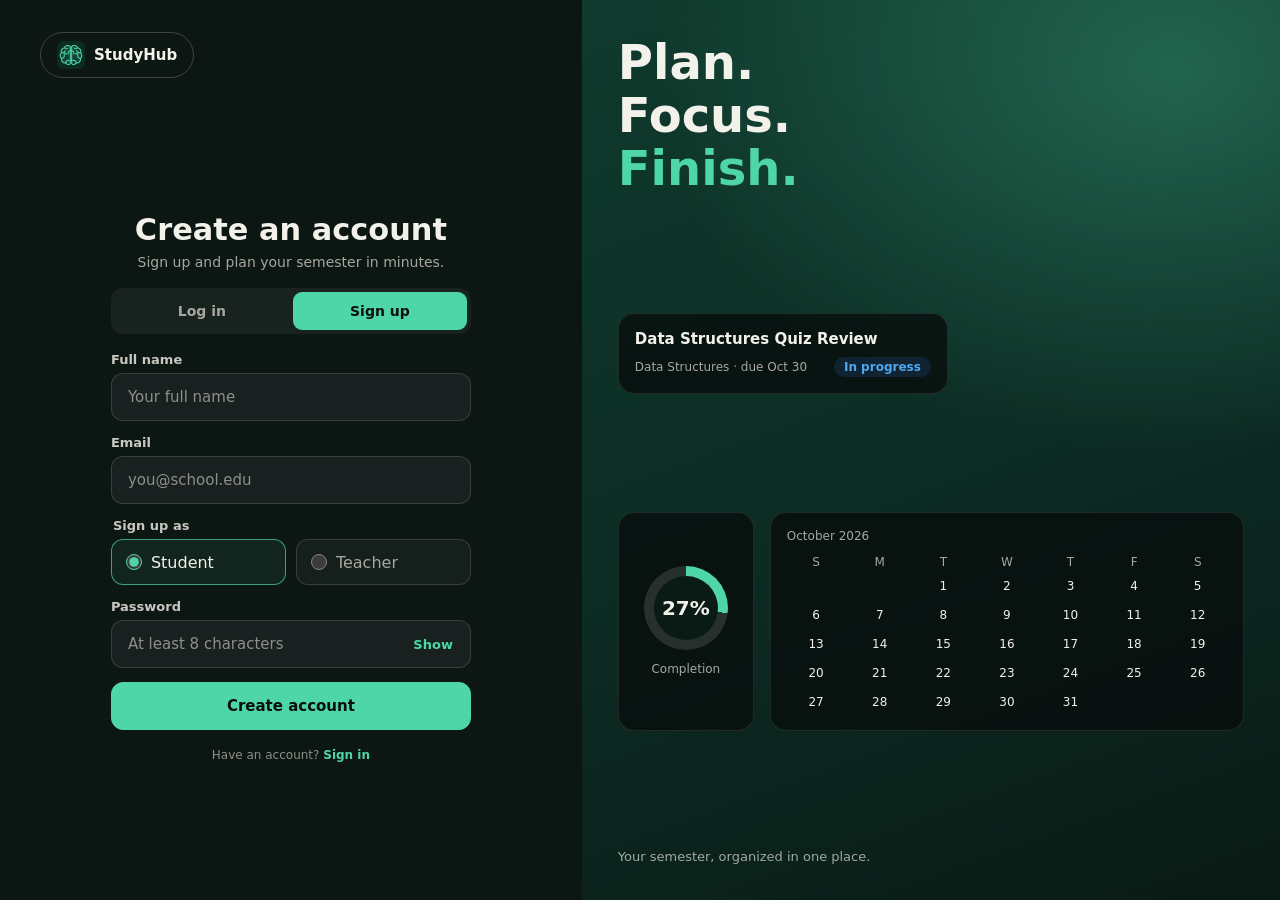
<file: signup.html>
<!doctype html>
<html lang="en">
  <head>
    <meta charset="utf-8" />
    <meta name="viewport" content="width=device-width, initial-scale=1" />
    <meta name="theme-color" content="#0a0f0d" />
    <title>Sign up | StudyHub</title>
    <link rel="icon" href="data:," />
    <link rel="stylesheet" href="auth.css" />
    <script src="auth.js" defer></script>
  </head>
  <body>
    <main class="auth-layout">
      <section class="auth-content" aria-labelledby="signup-title">
        <a class="brand" href="signup.html" aria-label="StudyHub home">
          <img class="brand-logo" src="logo.svg" alt="" />
          StudyHub
        </a>

        <div class="auth-form-wrap">
          <header class="auth-heading">
            <h1 id="signup-title">Create an account</h1>
            <p>Sign up and plan your semester in minutes.</p>
          </header>

          <nav class="account-tabs" aria-label="Account">
            <a href="login.html">Log in</a>
            <a href="signup.html" aria-current="page">Sign up</a>
          </nav>

          <div id="auth-error" class="auth-message" role="alert" hidden></div>

          <form id="signup-form" class="auth-form">
            <div class="field">
              <label for="signup-name">Full name</label>
              <input
                id="signup-name"
                name="displayName"
                type="text"
                placeholder="Your full name"
                autocomplete="name"
                required
              />
            </div>

            <div class="field">
              <label for="signup-email">Email</label>
              <input
                id="signup-email"
                name="email"
                type="email"
                placeholder="you@school.edu"
                autocomplete="email"
                autocapitalize="none"
                required
              />
            </div>

            <fieldset class="role-field">
              <legend>Sign up as</legend>
              <div class="role-options">
                <label class="role-option">
                  <input type="radio" name="role" value="student" checked />
                  <span>Student</span>
                </label>
                <label class="role-option">
                  <input type="radio" name="role" value="teacher" />
                  <span>Teacher</span>
                </label>
              </div>
            </fieldset>

            <div class="field">
              <label for="signup-password">Password</label>
              <div class="password-field">
                <input
                  id="signup-password"
                  name="password"
                  type="password"
                  placeholder="At least 8 characters"
                  autocomplete="new-password"
                  minlength="8"
                  required
                />
                <button
                  class="password-toggle"
                  type="button"
                  data-password-toggle="#signup-password"
                  aria-label="Show password"
                >
                  Show
                </button>
              </div>
            </div>

            <button class="button button-primary" type="submit">
              Create account
            </button>
          </form>

          <p class="auth-footer">
            Have an account? <a href="login.html">Sign in</a>
          </p>
        </div>
      </section>

      <aside class="visual-panel" aria-label="StudyHub study planner preview">
        <p class="visual-headline">Plan.<br />Focus.<br /><span>Finish.</span></p>

        <div class="preview-task">
          <strong>Data Structures Quiz Review</strong>
          <div class="preview-task-meta">
            <span>Data Structures · due Oct 30</span>
            <span class="status-pill">In progress</span>
          </div>
        </div>

        <div class="preview-widgets">
          <div class="preview-card completion-card">
            <div class="completion-ring"><span>27%</span></div>
            <span>Completion</span>
          </div>
          <div class="preview-card calendar-card">
            <span class="calendar-month">October 2026</span>
            <div class="calendar-grid" aria-hidden="true">
              <span>S</span><span>M</span><span>T</span><span>W</span>
              <span>T</span><span>F</span><span>S</span>
              <span></span><span></span><b>1</b><b>2</b><b>3</b>
              <b>4</b><b>5</b><b>6</b><b>7</b><b>8</b><b>9</b><b>10</b>
              <b>11</b><b>12</b><b>13</b><b>14</b><b>15</b><b>16</b><b>17</b>
              <b>18</b><b>19</b><b>20</b><b>21</b><b>22</b><b>23</b><b>24</b>
              <b>25</b><b>26</b><b>27</b><b>28</b><b>29</b><b>30</b><b>31</b>
            </div>
          </div>
        </div>
        <p class="visual-caption">Your semester, organized in one place.</p>
      </aside>
    </main>
  </body>
</html>
</file>
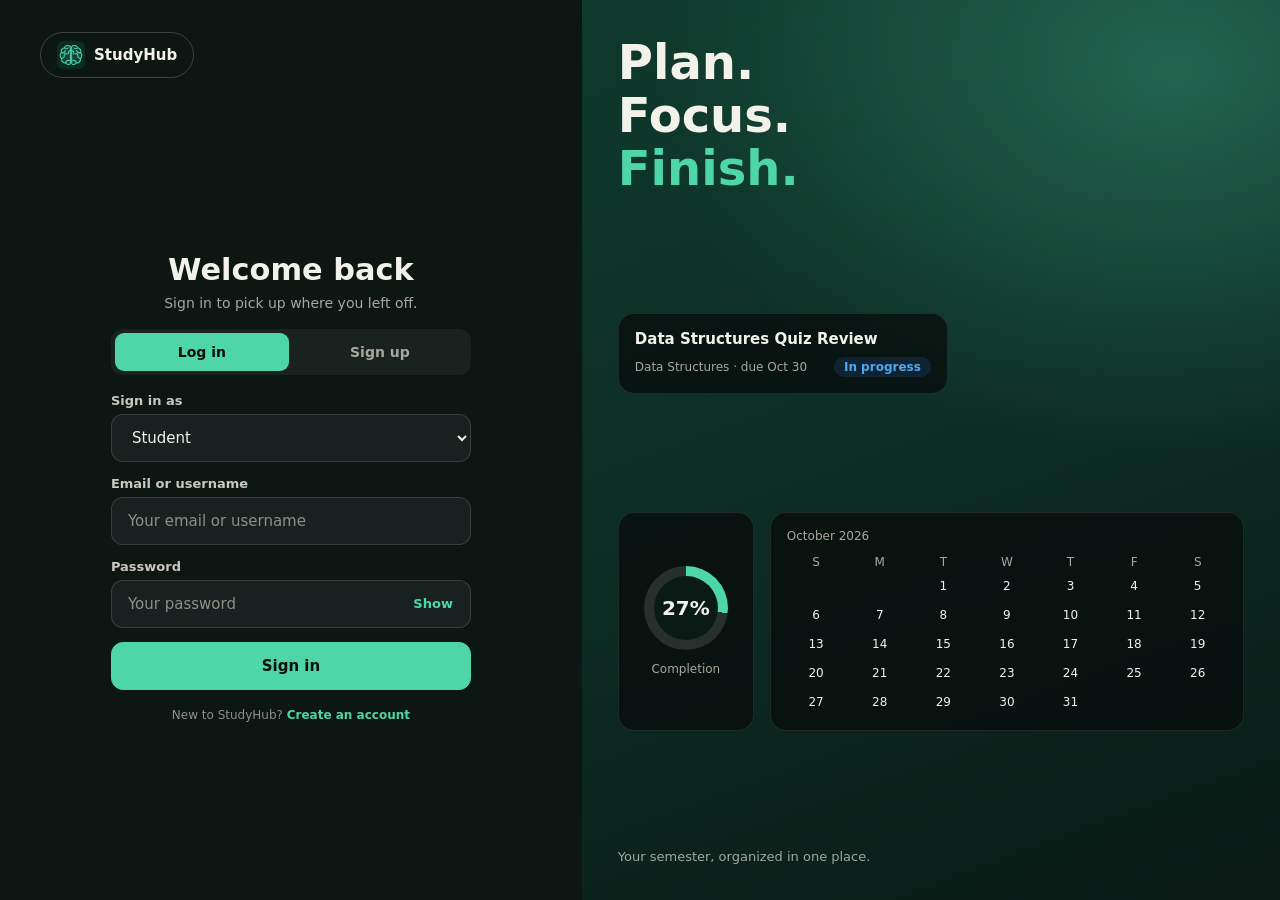
<file: html/login.html>
<!doctype html>
<html lang="en">
  <head>
    <meta charset="utf-8" />
    <meta name="viewport" content="width=device-width, initial-scale=1" />
    <meta name="theme-color" content="#0a0f0d" />
    <title>Log in | StudyHub</title>
    <link rel="icon" href="data:," />
    <link rel="stylesheet" href="../css/auth.css" />
    <script src="../js/auth.js" defer></script>
  </head>
  <body>
    <main class="auth-layout">
      <section class="auth-content" aria-labelledby="login-title">
        <a class="brand" href="login.html" aria-label="StudyHub home">
          <img class="brand-logo" src="../assets/logo.svg" alt="" />
          StudyHub
        </a>

        <div class="auth-form-wrap">
          <header class="auth-heading">
            <h1 id="login-title">Welcome back</h1>
            <p>Sign in to pick up where you left off.</p>
          </header>

          <nav class="account-tabs" aria-label="Account">
            <a href="login.html" aria-current="page">Log in</a>
            <a href="signup.html">Sign up</a>
          </nav>

          <div id="auth-error" class="auth-message" role="alert" hidden></div>

          <form id="login-form" class="auth-form">
            <div class="field">
              <label for="login-role">Sign in as</label>
              <select id="login-role" name="role" required>
                <option value="student">Student</option>
                <option value="teacher">Teacher</option>
              </select>
            </div>

            <div class="field">
              <label for="login-username">Email or username</label>
              <input
                id="login-username"
                name="username"
                type="text"
                placeholder="Your email or username"
                autocomplete="username"
                autocapitalize="none"
                spellcheck="false"
                required
              />
            </div>

            <div class="field">
              <label for="login-password">Password</label>
              <div class="password-field">
                <input
                  id="login-password"
                  name="password"
                  type="password"
                  placeholder="Your password"
                  autocomplete="current-password"
                  required
                />
                <button
                  class="password-toggle"
                  type="button"
                  data-password-toggle="#login-password"
                  aria-label="Show password"
                >
                  Show
                </button>
              </div>
            </div>

            <button class="button button-primary" type="submit">Sign in</button>
          </form>

          <p class="auth-footer">
            New to StudyHub? <a href="signup.html">Create an account</a>
          </p>
        </div>
      </section>

      <aside class="visual-panel" aria-label="StudyHub study planner preview">
        <p class="visual-headline">Plan.<br />Focus.<br /><span>Finish.</span></p>

        <div class="preview-task">
          <strong>Data Structures Quiz Review</strong>
          <div class="preview-task-meta">
            <span>Data Structures · due Oct 30</span>
            <span class="status-pill">In progress</span>
          </div>
        </div>

        <div class="preview-widgets">
          <div class="preview-card completion-card">
            <div class="completion-ring"><span>27%</span></div>
            <span>Completion</span>
          </div>
          <div class="preview-card calendar-card">
            <span class="calendar-month">October 2026</span>
            <div class="calendar-grid" aria-hidden="true">
              <span>S</span><span>M</span><span>T</span><span>W</span>
              <span>T</span><span>F</span><span>S</span>
              <span></span><span></span><b>1</b><b>2</b><b>3</b>
              <b>4</b><b>5</b><b>6</b><b>7</b><b>8</b><b>9</b><b>10</b>
              <b>11</b><b>12</b><b>13</b><b>14</b><b>15</b><b>16</b><b>17</b>
              <b>18</b><b>19</b><b>20</b><b>21</b><b>22</b><b>23</b><b>24</b>
              <b>25</b><b>26</b><b>27</b><b>28</b><b>29</b><b>30</b><b>31</b>
            </div>
          </div>
        </div>
        <p class="visual-caption">Your semester, organized in one place.</p>
      </aside>
    </main>
  </body>
</html>
</file>
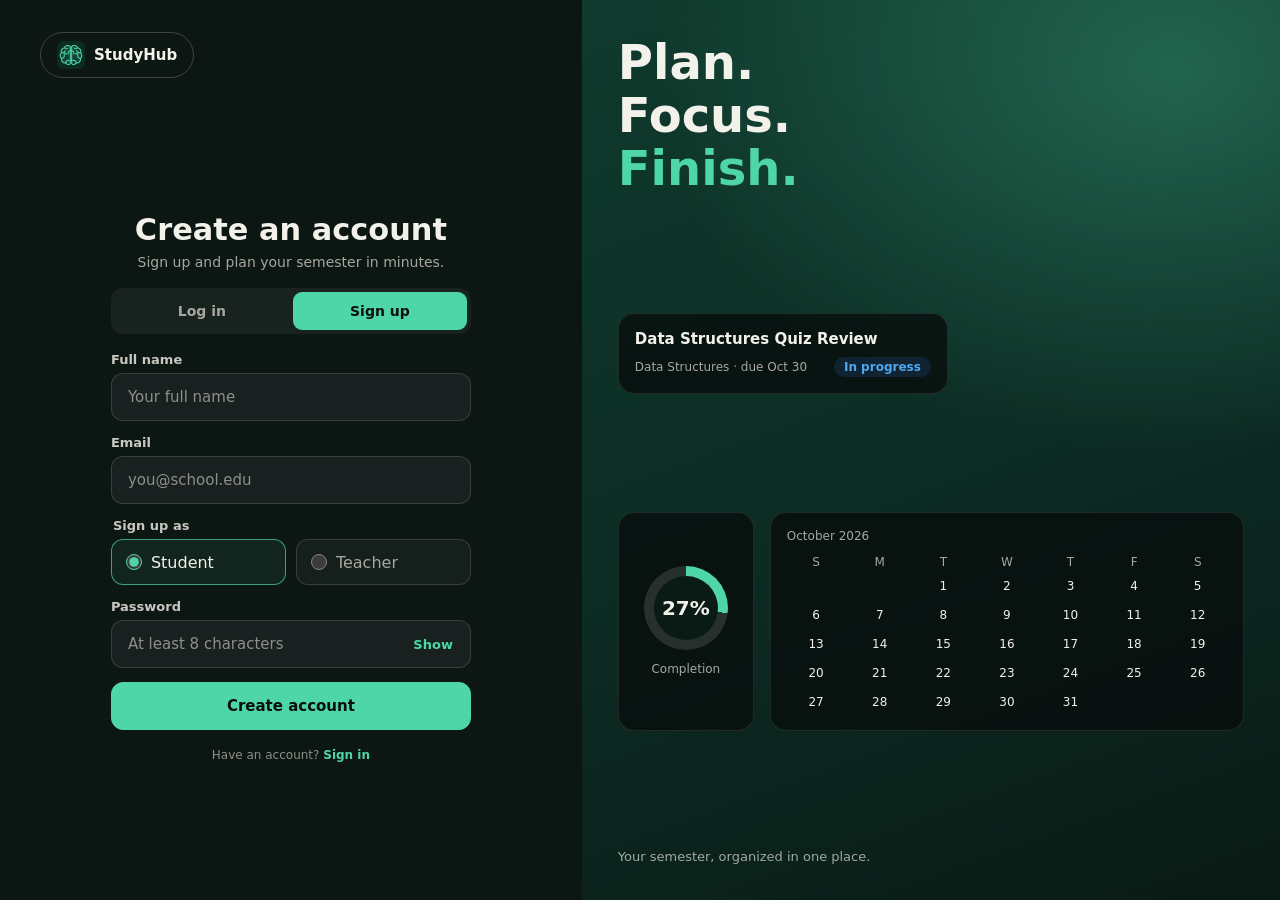
<file: html/signup.html>
<!doctype html>
<html lang="en">
  <head>
    <meta charset="utf-8" />
    <meta name="viewport" content="width=device-width, initial-scale=1" />
    <meta name="theme-color" content="#0a0f0d" />
    <title>Sign up | StudyHub</title>
    <link rel="icon" href="data:," />
    <link rel="stylesheet" href="../css/auth.css" />
    <script src="../js/auth.js" defer></script>
  </head>
  <body>
    <main class="auth-layout">
      <section class="auth-content" aria-labelledby="signup-title">
        <a class="brand" href="signup.html" aria-label="StudyHub home">
          <img class="brand-logo" src="../assets/logo.svg" alt="" />
          StudyHub
        </a>

        <div class="auth-form-wrap">
          <header class="auth-heading">
            <h1 id="signup-title">Create an account</h1>
            <p>Sign up and plan your semester in minutes.</p>
          </header>

          <nav class="account-tabs" aria-label="Account">
            <a href="login.html">Log in</a>
            <a href="signup.html" aria-current="page">Sign up</a>
          </nav>

          <div id="auth-error" class="auth-message" role="alert" hidden></div>

          <form id="signup-form" class="auth-form">
            <div class="field">
              <label for="signup-name">Full name</label>
              <input
                id="signup-name"
                name="displayName"
                type="text"
                placeholder="Your full name"
                autocomplete="name"
                required
              />
            </div>

            <div class="field">
              <label for="signup-email">Email</label>
              <input
                id="signup-email"
                name="email"
                type="email"
                placeholder="you@school.edu"
                autocomplete="email"
                autocapitalize="none"
                required
              />
            </div>

            <fieldset class="role-field">
              <legend>Sign up as</legend>
              <div class="role-options">
                <label class="role-option">
                  <input type="radio" name="role" value="student" checked />
                  <span>Student</span>
                </label>
                <label class="role-option">
                  <input type="radio" name="role" value="teacher" />
                  <span>Teacher</span>
                </label>
              </div>
            </fieldset>

            <div class="field">
              <label for="signup-password">Password</label>
              <div class="password-field">
                <input
                  id="signup-password"
                  name="password"
                  type="password"
                  placeholder="At least 8 characters"
                  autocomplete="new-password"
                  minlength="8"
                  required
                />
                <button
                  class="password-toggle"
                  type="button"
                  data-password-toggle="#signup-password"
                  aria-label="Show password"
                >
                  Show
                </button>
              </div>
            </div>

            <button class="button button-primary" type="submit">
              Create account
            </button>
          </form>

          <p class="auth-footer">
            Have an account? <a href="login.html">Sign in</a>
          </p>
        </div>
      </section>

      <aside class="visual-panel" aria-label="StudyHub study planner preview">
        <p class="visual-headline">Plan.<br />Focus.<br /><span>Finish.</span></p>

        <div class="preview-task">
          <strong>Data Structures Quiz Review</strong>
          <div class="preview-task-meta">
            <span>Data Structures · due Oct 30</span>
            <span class="status-pill">In progress</span>
          </div>
        </div>

        <div class="preview-widgets">
          <div class="preview-card completion-card">
            <div class="completion-ring"><span>27%</span></div>
            <span>Completion</span>
          </div>
          <div class="preview-card calendar-card">
            <span class="calendar-month">October 2026</span>
            <div class="calendar-grid" aria-hidden="true">
              <span>S</span><span>M</span><span>T</span><span>W</span>
              <span>T</span><span>F</span><span>S</span>
              <span></span><span></span><b>1</b><b>2</b><b>3</b>
              <b>4</b><b>5</b><b>6</b><b>7</b><b>8</b><b>9</b><b>10</b>
              <b>11</b><b>12</b><b>13</b><b>14</b><b>15</b><b>16</b><b>17</b>
              <b>18</b><b>19</b><b>20</b><b>21</b><b>22</b><b>23</b><b>24</b>
              <b>25</b><b>26</b><b>27</b><b>28</b><b>29</b><b>30</b><b>31</b>
            </div>
          </div>
        </div>
        <p class="visual-caption">Your semester, organized in one place.</p>
      </aside>
    </main>
  </body>
</html>
</file>
<file: css/style.css>
* {
  margin: 0;
  padding: 0;
  box-sizing: border-box;
}

:root {
  --page-a: #0a0f0d;
  --page-b: #0c1613;

  --card: rgba(255, 255, 255, 0.035);
  --raisedcard: rgba(255, 255, 255, 0.055);
  --border: rgba(255, 255, 255, 0.07);
  --radius: 0.65rem;

  --primary: #f2f1ea;
  --secondary: #a8a79f;
  --muted: #6f6f6a;

  --brand: #4fd6a8;
  --brand-dim: #0c2b23;

  --tasks: #f5b942;
  --tasks-bg: #2c2210;
  --schedules: #4ea8f0;
  --schedules-bg: #0f2333;
  --notes: #b98af2;
  --notes-bg: #241633;
  --expenses: #f2688a;
  --expenses-bg: #331420;
  --focus: #4fd6a8;
  --focus-bg: #0c2b23;

  --danger: #ff5c5c;
  --success: #3ecf8e;

  --space-1: 0.25rem;
  --space-2: 0.5rem;
  --space-3: 0.75rem;
  --space-4: 1rem;
  --space-5: 1.5rem;
  --space-6: 2rem;

  --sidebar-width: 240px;
  --max-content: 1180px;
  --heading-size: clamp(1.25rem, 1rem + 1vw, 1.75rem);
}

html {
  height: 100%;
}
body {
  min-height: 100%;
}
body {
  font-family: "Manrope", system-ui, sans-serif;
  color: var(--primary);
  background:
    radial-gradient(
      1600px 900px at 15% -10%,
      rgba(79, 214, 168, 0.1),
      transparent 100%
    ),
    linear-gradient(180deg, var(--page-a), var(--page-b));
  background-color: var(--page-a);
  background-attachment: fixed;
}
h1,
h2,
h3 {
  font-family: "Syne", sans-serif;
}
button {
  font-family: inherit;
}
button:hover {
  cursor: pointer;
}
a {
  color: var(--brand);
}

/* app shell: header on top, nav as sidebar, main beside it */
body {
  display: grid;
  grid-template-columns: var(--sidebar-width) minmax(0, 1fr);
  grid-template-rows: auto 1fr auto;
  grid-template-areas:
    "header header"
    "nav    main"
    "footer footer";
  min-height: 100dvh;
}

.app-header {
  grid-area: header;
  display: flex;
  align-items: center;
  justify-content: flex-end;
  gap: var(--space-4);
  padding: var(--space-3) var(--space-4);
  border-bottom: 1px solid var(--border);
  flex-wrap: wrap;
}
.app-brand {
  display: inline-flex;
  align-items: center;
  gap: var(--space-2);
  margin-right: auto;
  color: var(--primary);
  font-family: "Syne", sans-serif;
  font-size: 1.05rem;
  font-weight: 800;
  text-decoration: none;
  white-space: nowrap;
}
.app-brand img {
  display: block;
  width: 2.25rem;
  height: 2.25rem;
  object-fit: contain;
}
.app-brand:focus-visible {
  border-radius: var(--radius);
  outline: 2px solid var(--brand);
  outline-offset: 4px;
}
#app-message {
  width: 100%;
  color: var(--secondary);
  text-align: right;
}
.app-header .brand {
  font-weight: 700;
  color: var(--primary);
  text-decoration: none;
}

.primary-nav {
  grid-area: nav;
  border-right: 1px solid var(--border);
  padding: var(--space-4) var(--space-2);
  overflow-y: auto;
}
.primary-nav ul {
  list-style: none;
  display: flex;
  flex-direction: column;
  gap: var(--space-1);
}
.primary-nav a {
  display: block;
  padding: var(--space-2) var(--space-3);
  border-radius: var(--radius);
  color: var(--secondary);
  text-decoration: none;
}
.primary-nav a[aria-current="page"] {
  background: var(--raisedcard);
  color: var(--primary);
}

#app {
  grid-area: main;
  padding: var(--space-5);
  width: min(100%, var(--max-content));
  margin-inline: auto;
  overflow-y: auto;
}

h2 {
  font-size: var(--heading-size);
  margin-bottom: var(--space-4);
}

footer {
  grid-area: footer;
  text-align: center;
  padding: var(--space-3);
  color: var(--muted);
  font-size: 0.8rem;
  border-top: 1px solid var(--border);
}

/* dashboard widgets */
#dashboard {
  display: grid;

  gap: var(--space-4);
}
#dashboard > section {
  background: linear-gradient(160deg, var(--raisedcard), var(--card));
  border: 1px solid var(--border);
  border-radius: var(--radius);
  padding: var(--space-4);
}
#dash-priority {
  border-left: 3px solid var(--tasks);
}
#dash-tomorrow {
  border-left: 3px solid var(--schedules);
}
#dash-notes {
  border-left: 3px solid var(--notes);
}
#dash-expenses {
  border-left: 3px solid var(--expenses);
}
#dash-focus {
  border-left: 3px solid var(--focus);
}

/* tables scroll horizontally instead of squeezing columns */
.table-wrapper {
  overflow-x: auto;
  border: 1px solid var(--border);
  border-radius: var(--radius);
}
table {
  width: 100%;
  border-collapse: collapse;
  min-width: 480px;
}
caption {
  text-align: left;
  padding: var(--space-2) var(--space-3);
  color: var(--muted);
  font-size: 0.85rem;
}
th,
td {
  padding: var(--space-2) var(--space-3);
  text-align: left;
  border-bottom: 1px solid var(--border);
}
th {
  color: var(--muted);
  font-size: 0.75rem;
  text-transform: uppercase;
  letter-spacing: 0.04em;
}

/* forms (task-form, schedule-form, etc.) */
form {
  display: flex;
  flex-wrap: wrap;
  gap: var(--space-3);
  margin-bottom: var(--space-5);
}
label {
  display: block;
  font-size: 0.85rem;
  color: var(--secondary);
  margin-bottom: var(--space-1);
}
input,
select,
textarea,
button[type="submit"] {
  font-family: inherit;
  border-radius: var(--radius);
  border: 1px solid var(--border);
  background: var(--card);
  color: var(--primary);
  padding: var(--space-2) var(--space-3);
}

textarea {
  font: inherit;
  color: var(--primary);
  background: var(--card);
  border: 1px solid var(--border);
  border-radius: var(--radius);
  padding: var(--space-2) var(--space-3);
  resize: vertical;
}

select {
  color-scheme: dark;
}

select option {
  color: var(--primary);
  background-color: var(--page-b);
}

button[type="submit"] {
  background: var(--brand);
  color: var(--page-a);
  border: none;
  font-weight: 700;
}

/* state placeholders */
[hidden] {
  display: none !important;
}
[role="alert"] {
  border: 1px solid var(--danger);
  background: rgba(255, 92, 92, 0.08);
  border-radius: var(--radius);
  padding: var(--space-3);
  margin-bottom: var(--space-3);
}
[id$="-empty-state"] {
  color: var(--muted);
  padding: var(--space-4);
  text-align: center;
}

/* tablet: nav moves under header as a horizontal strip */
@media (max-width: 1040px) and (min-width: 769px) {
  body {
    grid-template-columns: 1fr;
    grid-template-rows: auto auto 1fr auto;
    grid-template-areas:
      "header"
      "nav"
      "main"
      "footer";
  }
  .primary-nav {
    border-right: none;
    border-bottom: 1px solid var(--border);
  }
  .primary-nav ul {
    flex-direction: row;
    overflow-x: auto;
  }
}

/* mobile: nav becomes a fixed bottom bar */
@media (max-width: 768px) {
  body {
    position: relative;
    grid-template-columns: 1fr;
    grid-template-rows: auto 1fr auto;
    grid-template-areas:
      "header"
      "main"
      "footer";
  }
  footer {
    padding-bottom: calc(var(--space-3) + 64px);
  }
  .primary-nav {
    position: fixed;
    bottom: 0;
    left: 0;
    right: 0;
    z-index: 10;
    border-top: 1px solid var(--border);
    background: var(--page-a);
    padding: var(--space-2);
  }

  .primary-nav ul {
    flex-direction: row;
    justify-content: space-around;
    overflow-x: auto;
  }
  .primary-nav a {
    text-align: center;
    font-size: 0.8rem;
  }
  #app {
    padding: var(--space-3);
    padding-bottom: calc(var(--space-3) + 64px);
  }
  form {
    flex-direction: column;
  }
}

/* Restore the documented auto-fit/minmax dashboard layout. */
#dashboard {
  grid-template-columns: repeat(auto-fit, minmax(220px, 1fr));
}

#dashboard > h2,
#dashboard > .dashboard-wide {
  grid-column: 1 / -1;
}

#dashboard strong {
  display: block;
  margin-top: var(--space-2);
  line-height: 1.35;
}

.content-card {
  background: linear-gradient(160deg, var(--raisedcard), var(--card));
  border: 1px solid var(--border);
  border-radius: var(--radius);
  padding: var(--space-4);
  margin-bottom: var(--space-4);
}

.content-card h3 {
  margin-bottom: var(--space-3);
}

.info-entry {
  padding-block: var(--space-3);
  border-top: 1px solid var(--border);
}

.info-entry h4 {
  margin-bottom: var(--space-2);
  color: var(--primary);
}

.info-entry p {
  line-height: 1.6;
}

.section-note {
  margin-top: var(--space-2);
  color: var(--muted);
  font-size: 0.85rem;
}

.sr-only {
  position: absolute;
  width: 1px;
  height: 1px;
  padding: 0;
  margin: -1px;
  overflow: hidden;
  clip: rect(0, 0, 0, 0);
  white-space: nowrap;
  border: 0;
}

#search-form {
  margin: 0;
}

#global-search {
  min-width: min(320px, 70vw);
}

#focus-toggle,
#task-list button,
#task-details button,
#task-pagination button {
  font-family: inherit;
  border-radius: var(--radius);
  border: 1px solid var(--border);
  background: var(--card);
  color: var(--primary);
  padding: var(--space-2) var(--space-3);
}

#task-list {
  margin-top: var(--space-4);
}

#task-result-count {
  color: var(--secondary);
  margin-bottom: var(--space-3);
}

#task-list td:last-child {
  min-width: 240px;
}

.task-actions {
  display: flex;
  flex-wrap: wrap;
  gap: var(--space-2);
}

#task-pagination {
  display: flex;
  justify-content: center;
  align-items: center;
  gap: var(--space-3);
  padding: var(--space-4) 0;
}

#task-pagination button:disabled {
  opacity: 0.45;
  cursor: not-allowed;
}

#task-details {
  margin-top: var(--space-4);
}

#task-details dl {
  display: grid;
  grid-template-columns: minmax(130px, 190px) 1fr;
  gap: var(--space-2) var(--space-3);
}

#task-details dt {
  color: var(--muted);
}

#task-details dd {
  margin: 0;
}

.workflow-guidance {
  color: var(--secondary);
  margin-bottom: var(--space-3);
}

#workflow-message {
  border: 1px solid var(--brand);
  background: var(--brand-dim);
  border-radius: var(--radius);
  padding: var(--space-3);
  margin-bottom: var(--space-3);
}

.workflow-history {
  margin-top: var(--space-4);
  display: grid;
  gap: var(--space-2);
}

.workflow-history ol {
  padding-left: var(--space-5);
}

.workflow-history li {
  margin-bottom: var(--space-2);
  overflow-wrap: anywhere;
}

.workflow-history time,
.workflow-progress-note {
  color: var(--secondary);
}

#workflow-progress {
  width: min(100%, 32rem);
  display: block;
  accent-color: var(--brand);
}

.nowrap {
  white-space: nowrap;
}

/* Focus mode: keep the header toggle visible and show only the Focus section. */
body.focus-mode {
  grid-template-columns: 1fr;
  grid-template-rows: auto 1fr;
  grid-template-areas:
    "header"
    "main";
}

body.focus-mode .primary-nav,
body.focus-mode footer,
body.focus-mode #search-form,
body.focus-mode #app > section:not(#focus) {
  display: none !important;
}

body.focus-mode #focus {
  display: block !important;
}

body.focus-mode #app {
  width: min(100%, 760px);
  min-height: calc(100dvh - 70px);
  display: grid;
  place-items: center;
}

body.focus-mode .focus-panel {
  width: 100%;
  min-height: 45vh;
  display: grid;
  place-items: center;
  text-align: center;
}

@media (max-width: 768px) {
  #global-search {
    min-width: 0;
    width: 100%;
  }

  #search-form {
    width: 100%;
    order: 3;
  }

  #task-details dl {
    grid-template-columns: 1fr;
  }

  #task-list td:last-child {
    min-width: 160px;
  }

}

/* ==========================================
   UNIT 8, 9 & 10 CSS ADDITIONS
   ========================================== */

.sub-card {
  background: var(--page-b);
  border: 1px dashed var(--brand);
  border-radius: var(--radius);
  padding: var(--space-3);
  margin-block: var(--space-3);
}

.persistence-controls {
  display: flex;
  flex-wrap: wrap;
  gap: var(--space-3);
  align-items: center;
  margin-block: var(--space-3);
}

.button-file-label {
  display: inline-block;
  cursor: pointer;
  border-radius: var(--radius);
  border: 1px solid var(--border);
  background: var(--card);
  color: var(--primary);
  padding: var(--space-2) var(--space-3);
  font-size: 0.85rem;
  margin-bottom: 0;
}

.button-file-label:hover {
  background: var(--raisedcard);
}

.btn-danger {
  background: rgba(255, 92, 92, 0.15) !important;
  color: var(--danger) !important;
  border: 1px solid var(--danger) !important;
}

#storage-status-message {
  padding: var(--space-2) var(--space-3);
  border-radius: var(--radius);
  background: var(--brand-dim);
  border: 1px solid var(--brand);
  color: var(--brand);
  margin-block: var(--space-2);
}

.audit-trail-container {
  margin-top: var(--space-4);
}

.metrics-kpi-grid {
  display: grid;
  grid-template-columns: repeat(auto-fit, minmax(180px, 1fr));
  gap: var(--space-3);
  margin-bottom: var(--space-4);
}

.metric-card {
  background: var(--card);
  border: 1px solid var(--border);
  border-radius: var(--radius);
  padding: var(--space-3);
}

.metric-card strong {
  display: block;
  font-size: 1.5rem;
  color: var(--brand);
  margin-block: var(--space-1);
}

.metric-card small {
  color: var(--muted);
  font-size: 0.75rem;
}

.distribution-bars {
  display: flex;
  flex-direction: column;
  gap: var(--space-2);
  margin-top: var(--space-2);
}

.bar-row {
  display: grid;
  grid-template-columns: 110px 1fr 50px;
  align-items: center;
  gap: var(--space-3);
  font-size: 0.85rem;
}

.bar-track {
  width: 100%;
  height: 10px;
  background: var(--card);
  border-radius: 999px;
  overflow: hidden;
  border: 1px solid var(--border);
}

.bar-fill {
  display: block;
  height: 100%;
  background: var(--brand);
  border-radius: 999px;
}

.qa-score-card {
  background: var(--raisedcard);
  border-left: 4px solid var(--brand);
  padding: var(--space-3);
  margin-bottom: var(--space-3);
  border-radius: 0 var(--radius) var(--radius) 0;
}

#admin-qa-run {
  display: inline-flex;
  align-items: center;
  justify-content: center;
  gap: var(--space-2);
  min-height: 2.75rem;
  margin: var(--space-2) 0;
  padding: 0.7rem 1.15rem;
  border: 1px solid var(--brand);
  border-radius: 0.75rem;
  background: linear-gradient(135deg, var(--brand), #34b98d);
  color: #07130f;
  font: inherit;
  font-weight: 800;
  box-shadow: 0 5px 16px rgba(79, 214, 168, 0.18);
  transition:
    transform 160ms ease,
    box-shadow 160ms ease,
    filter 160ms ease;
}

#admin-qa-run svg {
  width: 1.15rem;
  height: 1.15rem;
}

#admin-qa-run:hover {
  transform: translateY(-1px);
  filter: brightness(1.06);
  box-shadow: 0 8px 22px rgba(79, 214, 168, 0.28);
}

#admin-qa-run:active {
  transform: translateY(0);
}

#admin-qa-run:focus-visible {
  outline: 3px solid var(--primary);
  outline-offset: 3px;
}

@media (prefers-reduced-motion: reduce) {
  #admin-qa-run {
    transition: none;
  }

  #admin-qa-run:hover {
    transform: none;
  }
}

.qa-category-scores {
  display: flex;
  flex-wrap: wrap;
  gap: var(--space-2) var(--space-4);
}

.qa-category-scores p {
  margin: 0;
}

.status-badge-pass {
  color: var(--success);
  font-weight: 700;
}

.status-badge-fail {
  color: var(--danger);
  font-weight: 700;
}

/* ==========================================
   TASK STATUS: PILLS, OVERDUE, MAIN ACTION
   ========================================== */

.status-pill {
  display: inline-block;
  padding: 0.15rem 0.65rem;
  border-radius: 999px;
  border: 1px solid var(--border);
  font-size: 0.8rem;
  font-weight: 700;
  white-space: nowrap;
}

.status-todo {
  color: var(--secondary);
  background: var(--card);
}

.status-in-progress {
  color: var(--schedules);
  background: var(--schedules-bg);
  border-color: transparent;
}

.status-in-review {
  color: var(--notes);
  background: var(--notes-bg);
  border-color: transparent;
}

.status-done {
  color: var(--success);
  background: var(--brand-dim);
  border-color: transparent;
}

.status-archived {
  color: var(--muted);
  background: var(--card);
}

.badge-overdue {
  color: var(--danger);
  font-weight: 700;
}

#task-list button.primary-action,
#task-details button.primary-action {
  background: var(--brand);
  border-color: var(--brand);
  color: var(--page-a);
  font-weight: 700;
}

.detail-actions {
  margin-top: var(--space-4);
}

/* ==========================================
   SCHEDULES CRUD
   ========================================== */

#schedule-form {
  align-items: flex-end;
  margin-bottom: 0;
}

#schedule-form > div {
  flex: 1 1 180px;
}

#schedule-form input,
#schedule-form select {
  width: 100%;
}

#schedule-form input[type="time"] {
  color-scheme: dark;
}

.schedule-card-heading {
  display: flex;
  align-items: center;
  justify-content: space-between;
  gap: var(--space-3);
  margin-bottom: var(--space-3);
}

.schedule-card-heading h3 {
  margin: 0;
}

#schedule-actions-toggle {
  display: inline-flex;
  align-items: center;
  gap: var(--space-2);
  flex: 0 0 auto;
  padding: 0.55rem 0.85rem;
  border: 1px solid rgba(79, 214, 168, 0.32);
  border-radius: 999px;
  background: linear-gradient(
    135deg,
    rgba(79, 214, 168, 0.14),
    rgba(79, 214, 168, 0.04)
  );
  color: var(--brand);
  font: inherit;
  font-size: 0.8rem;
  font-weight: 700;
  transition:
    background 0.2s ease,
    border-color 0.2s ease,
    transform 0.2s ease;
}

#schedule-actions-toggle::before {
  content: "";
  width: 0.45rem;
  height: 0.45rem;
  border-radius: 50%;
  background: currentColor;
  box-shadow: 0 0 0 3px rgba(79, 214, 168, 0.12);
}

#schedule-actions-toggle:hover {
  transform: translateY(-1px);
  border-color: var(--brand);
  background: rgba(79, 214, 168, 0.18);
}

#schedule-actions-toggle[aria-pressed="true"] {
  background: var(--brand);
  color: var(--page-a);
}

.schedule-actions-hidden .schedule-actions-column {
  display: none;
}

#schedule-cancel,
#schedule-table-body button {
  font-family: inherit;
  border-radius: var(--radius);
  border: 1px solid var(--border);
  background: var(--card);
  color: var(--primary);
  padding: var(--space-2) var(--space-3);
}

#schedule-table-body .btn-danger {
  background: rgba(255, 92, 92, 0.15);
  color: var(--danger);
  border-color: var(--danger);
}

#schedule-error-summary {
  margin-bottom: var(--space-3);
}

#schedule-table-body th[scope="rowgroup"],
#schedule-table-body th[scope="row"] {
  text-align: left;
  vertical-align: top;
  color: var(--primary);
  font-size: 0.85rem;
  text-transform: none;
}

@media (max-width: 480px) {
  .schedule-card-heading {
    align-items: flex-start;
    flex-wrap: wrap;
  }
}

/* ==========================================
   NOTES + EXPENSES CRUD
   ========================================== */

#note-form,
#expense-form {
  align-items: flex-end;
  margin-bottom: 0;
}

#note-form > div,
#expense-form > div {
  flex: 1 1 180px;
}

#note-form > .field-wide {
  flex: 1 1 100%;
}

#note-form input,
#note-form textarea,
#expense-form input {
  width: 100%;
}

#expense-form input[type="date"] {
  color-scheme: dark;
}

@media (max-width: 768px) {
  #note-form,
  #expense-form {
    display: grid;
    grid-template-columns: repeat(2, minmax(0, 1fr));
    align-items: start;
    gap: var(--space-3);
    width: 100%;
  }

  #note-form > div,
  #expense-form > div,
  #note-form > .field-wide {
    flex: initial;
    min-width: 0;
  }

  #note-form > .field-wide {
    grid-column: 1 / -1;
  }

  #note-form > button,
  #expense-form > button {
    width: 100%;
    min-height: 2.75rem;
  }
}

@media (max-width: 420px) {
  #note-form,
  #expense-form {
    grid-template-columns: minmax(0, 1fr);
  }

  #note-form > .field-wide {
    grid-column: auto;
  }
}

#note-cancel,
#expense-cancel,
#note-list button,
#expense-table-body button {
  font-family: inherit;
  border-radius: var(--radius);
  border: 1px solid var(--border);
  background: var(--card);
  color: var(--primary);
  padding: var(--space-2) var(--space-3);
}

#note-list .btn-danger,
#expense-table-body .btn-danger {
  background: rgba(255, 92, 92, 0.15);
  color: var(--danger);
  border-color: var(--danger);
}

#note-error-summary,
#expense-error-summary {
  margin-bottom: var(--space-3);
}

#note-list .info-entry p {
  white-space: pre-line;
}

#note-list .task-actions {
  margin-top: var(--space-3);
}

#note-list .info-entry:first-child {
  border-top: none;
  padding-top: 0;
}

#expense-total {
  font-weight: 700;
  color: var(--expenses);
}

tfoot th,
tfoot td {
  border-bottom: none;
}

/* ==========================================
   SETTINGS: APPEARANCE + LIGHT THEME
   ========================================== */

.theme-options {
  display: flex;
  flex-wrap: wrap;
  gap: var(--space-3);
  border: none;
  margin-top: var(--space-3);
}

.theme-option {
  display: inline-flex;
  align-items: center;
  gap: var(--space-2);
  margin-bottom: 0;
  padding: var(--space-2) var(--space-4);
  border: 1px solid var(--border);
  border-radius: var(--radius);
  background: var(--card);
  color: var(--primary);
  font-size: 0.9rem;
  cursor: pointer;
}

.theme-option input[type="radio"] {
  width: auto;
  padding: 0;
  accent-color: var(--brand);
}

.theme-option:has(input:checked) {
  border-color: var(--brand);
  background: var(--brand-dim);
}

.theme-option:has(input:focus-visible) {
  outline: 2px solid var(--brand);
  outline-offset: 2px;
}

:root[data-theme="light"] {
  color-scheme: light;

  --page-a: #f7f9f8;
  --page-b: #e9efec;

  --card: rgba(0, 0, 0, 0.03);
  --raisedcard: rgba(0, 0, 0, 0.055);
  --border: rgba(0, 0, 0, 0.12);

  --primary: #14201b;
  --secondary: #46524c;
  --muted: #5b6761;

  --brand: #0a7556;
  --brand-dim: #d6f1e6;

  --tasks: #946000;
  --tasks-bg: #fbedd0;
  --schedules: #1766ad;
  --schedules-bg: #dbe9f7;
  --notes: #7237bb;
  --notes-bg: #eadcf8;
  --expenses: #b82a52;
  --expenses-bg: #fadbe4;
  --focus: #0a7556;
  --focus-bg: #d6f1e6;

  --danger: #c02626;
  --success: #0f7a49;
}

:root[data-theme="light"] body {
  background:
    radial-gradient(
      1600px 900px at 15% -10%,
      rgba(10, 117, 86, 0.08),
      transparent 100%
    ),
    linear-gradient(180deg, var(--page-a), var(--page-b));
  background-color: var(--page-a);
  background-attachment: fixed;
}

:root[data-theme="light"] select,
:root[data-theme="light"] #schedule-form input[type="time"],
:root[data-theme="light"] #expense-form input[type="date"] {
  color-scheme: light;
}

:root[data-theme="light"] .btn-danger,
:root[data-theme="light"] #schedule-table-body .btn-danger,
:root[data-theme="light"] #note-list .btn-danger,
:root[data-theme="light"] #expense-table-body .btn-danger {
  background: rgba(192, 38, 38, 0.08);
}

/* ==========================================
   USER MENU
   ========================================== */

/* Hide the page until app.js has applied the role view (no flash of the wrong UI). */
html:not([data-ready]) body > :not(script) {
  visibility: hidden;
}

.user-menu {
  display: flex;
  align-items: center;
  gap: var(--space-3);
}

#user-label {
  color: var(--secondary);
  font-size: 0.9rem;
}

#logout-btn {
  font-family: inherit;
  border-radius: var(--radius);
  border: 1px solid var(--border);
  background: var(--card);
  color: var(--primary);
  padding: var(--space-2) var(--space-3);
}

/* Unit 9 metrics now live inside the dashboard grid, which supplies its own gap. */
#dashboard > #system-metrics {
  margin-bottom: 0;
}

/* Archives table: expandable status history per archived task. */
.archive-history summary {
  cursor: pointer;
  color: var(--secondary);
}

.archive-history ol {
  margin: var(--space-2) 0 0;
  padding-left: 1.25rem;
  overflow-wrap: anywhere;
}

/* Task list header: title and count on the left, Archives button on the right. */
.list-header {
  display: flex;
  flex-wrap: wrap;
  align-items: flex-start;
  justify-content: space-between;
  gap: var(--space-3);
}

/* Archives modal */
#archives-dialog {
  width: min(56rem, calc(100% - 2rem));
  max-height: min(85vh, 44rem);
  padding: 0;
  border: 1px solid var(--border);
  border-radius: var(--radius);
  background: var(--page-b);
  color: var(--primary);
}

#archives-dialog::backdrop {
  background: rgba(0, 0, 0, 0.65);
}

#archives-dialog .dialog-body {
  padding: var(--space-5);
}

#archives-dialog .dialog-header {
  display: flex;
  align-items: center;
  justify-content: space-between;
  gap: var(--space-3);
  margin-bottom: var(--space-2);
}

#archives-dialog .dialog-header h3 {
  margin: 0;
}

#archives-dialog button {
  font-family: inherit;
  border-radius: var(--radius);
  border: 1px solid var(--border);
  background: var(--card);
  color: var(--primary);
  padding: var(--space-2) var(--space-3);
}

/* ==========================================
   UNIT 9 METRICS: REDESIGN
   ========================================== */

#system-metrics {
  --tone: var(--brand);
}

#system-metrics [data-tone="success"] {
  --tone: var(--success);
}
#system-metrics [data-tone="info"] {
  --tone: var(--schedules);
}
#system-metrics [data-tone="danger"] {
  --tone: var(--danger);
}
#system-metrics [data-tone="warning"] {
  --tone: var(--tasks);
}
#system-metrics [data-tone="purple"] {
  --tone: var(--notes);
}
#system-metrics [data-tone="neutral"] {
  --tone: var(--secondary);
}
#system-metrics [data-tone="muted"] {
  --tone: var(--muted);
}

.metrics-header {
  display: flex;
  justify-content: space-between;
  align-items: flex-start;
  gap: var(--space-3);
  margin-bottom: var(--space-5);
}

.metrics-header h3 {
  margin-bottom: var(--space-1);
}

.metrics-header .section-note {
  margin-top: 0;
}

.live-badge {
  display: inline-flex;
  align-items: center;
  gap: var(--space-2);
  padding: 0.2rem 0.7rem;
  border-radius: 999px;
  border: 1px solid var(--border);
  background: var(--brand-dim);
  color: var(--brand);
  font-size: 0.72rem;
  font-weight: 700;
  letter-spacing: 0.06em;
  text-transform: uppercase;
  white-space: nowrap;
}

.live-dot {
  width: 0.5rem;
  height: 0.5rem;
  border-radius: 50%;
  background: var(--brand);
  animation: live-pulse 2s ease-in-out infinite;
}

@keyframes live-pulse {
  0%,
  100% {
    box-shadow: 0 0 0 0 var(--brand);
    opacity: 1;
  }
  60% {
    box-shadow: 0 0 0 6px transparent;
    opacity: 0.55;
  }
}

@media (prefers-reduced-motion: reduce) {
  .live-dot {
    animation: none;
  }
}

/* KPI cards */
#system-metrics .metrics-kpi-grid {
  grid-template-columns: repeat(auto-fit, minmax(200px, 1fr));
  gap: var(--space-4);
  margin-bottom: var(--space-5);
}

#system-metrics .metric-card {
  position: relative;
  display: flex;
  flex-direction: column;
  gap: var(--space-1);
  padding: var(--space-4);
  padding-top: calc(var(--space-4) + 3px);
  overflow: hidden;
  background: linear-gradient(160deg, var(--raisedcard), var(--card));
}

#system-metrics .metric-card::before {
  content: "";
  position: absolute;
  inset: 0 0 auto 0;
  height: 3px;
  background: var(--tone);
}

#system-metrics .metric-card h4 {
  margin: 0;
  color: var(--muted);
  font-size: 0.72rem;
  font-weight: 700;
  letter-spacing: 0.07em;
  text-transform: uppercase;
}

#system-metrics .metric-card strong {
  margin: 0;
  font-family: "Syne", sans-serif;
  font-size: clamp(1.9rem, 1.4rem + 1.5vw, 2.5rem);
  line-height: 1.1;
  color: var(--tone);
}

#system-metrics .metric-card small {
  margin-top: auto;
  padding-top: var(--space-1);
  color: var(--muted);
  font-size: 0.78rem;
}

.metric-meter {
  height: 6px;
  margin-block: var(--space-2) var(--space-1);
  border: 1px solid var(--border);
  border-radius: 999px;
  background: var(--card);
  overflow: hidden;
}

.metric-meter > span {
  display: block;
  width: 0;
  height: 100%;
  border-radius: 999px;
  background: var(--tone);
}

/* Distribution panels */
#system-metrics .visual-breakdown-container {
  display: grid;
  grid-template-columns: repeat(auto-fit, minmax(280px, 1fr));
  gap: var(--space-4);
}

.breakdown-panel {
  padding: var(--space-4);
  border: 1px solid var(--border);
  border-radius: var(--radius);
  background: var(--card);
}

.breakdown-panel h4 {
  margin-bottom: var(--space-3);
  color: var(--muted);
  font-size: 0.72rem;
  font-weight: 700;
  letter-spacing: 0.07em;
  text-transform: uppercase;
}

#system-metrics .distribution-bars {
  gap: var(--space-3);
  margin-top: 0;
}

#system-metrics .bar-row {
  grid-template-columns: minmax(72px, 100px) 1fr minmax(52px, auto);
}

#system-metrics .bar-track {
  height: 12px;
}

#system-metrics .bar-fill {
  background: var(--tone);
}

.bar-count {
  text-align: right;
  font-weight: 700;
  font-variant-numeric: tabular-nums;
}

.bar-count small {
  margin-left: 0.1rem;
  color: var(--muted);
  font-weight: 400;
}

/* Verification table, tucked into a disclosure so it doesn't crowd the cards */
.metrics-formulas {
  margin-top: var(--space-5);
}

.metrics-formulas summary {
  width: fit-content;
  padding: var(--space-2) 0;
  color: var(--secondary);
  font-weight: 600;
  cursor: pointer;
}

.metrics-formulas summary:hover {
  color: var(--primary);
}

.metrics-formulas .table-wrapper {
  margin-top: var(--space-3);
}

@media (max-width: 768px) {
  .metrics-header {
    flex-direction: column;
  }
}
/* ==========================================
   ADD TASK FORM (dashboard) - Unit 4 enhanced
   ========================================== */

#task-form {
  display: block;
  margin: 0;
  padding: clamp(1.25rem, 3vw, 2rem);
  background:
    radial-gradient(900px 300px at 100% 0%, rgba(79, 214, 168, 0.08), transparent 70%),
    linear-gradient(160deg, var(--raisedcard), var(--card));
  border: 1px solid var(--border);
  border-top: 3px solid var(--brand);
  border-radius: 1rem;
  box-shadow: 0 18px 48px -32px rgba(0, 0, 0, 0.7);
}

#task-form .form-head {
  display: flex;
  align-items: flex-start;
  justify-content: space-between;
  gap: var(--space-4);
  margin-bottom: var(--space-5);
  padding-bottom: var(--space-5);
  border-bottom: 1px solid var(--border);
}

#task-form .form-intro {
  min-width: 0;
}

#task-form .form-eyebrow {
  margin: 0 0 var(--space-2);
  color: var(--brand);
  font-size: 0.7rem;
  font-weight: 800;
  letter-spacing: 0.12em;
}

#task-form .form-head h3 {
  margin: 0;
  font-size: clamp(1.35rem, 1.1rem + 1vw, 1.75rem);
  letter-spacing: -0.035em;
}

#task-form .form-description {
  max-width: 42rem;
  margin: var(--space-2) 0 0;
  color: var(--secondary);
  font-size: 0.9rem;
  line-height: 1.6;
}

#task-form .form-hint {
  flex: 0 0 auto;
  padding: 0.45rem 0.7rem;
  border: 1px solid var(--border);
  border-radius: 999px;
  margin: 0;
  color: var(--muted);
  font-size: 0.75rem;
  white-space: nowrap;
}

#task-form .req {
  color: var(--danger);
}

/* Error summary */
#task-form .error-summary {
  margin: 0 0 var(--space-4);
  padding: var(--space-4);
  background: color-mix(in srgb, var(--danger) 9%, var(--raisedcard));
  border: 1px solid color-mix(in srgb, var(--danger) 45%, var(--border));
  border-left: 4px solid var(--danger);
  border-radius: 0.8rem;
  color: var(--primary);
  font-size: 0.875rem;
  box-shadow: 0 8px 24px -20px color-mix(in srgb, var(--danger) 60%, transparent);
}

#task-form .error-summary:focus {
  outline: 2px solid var(--danger);
  outline-offset: 3px;
}

#task-form .error-summary strong {
  display: block;
  margin: 0;
  color: var(--danger);
  font-size: 0.95rem;
}

#task-form .error-summary p {
  margin: var(--space-1) 0 var(--space-2);
  color: var(--secondary);
}

#task-form .error-summary ul {
  display: grid;
  gap: var(--space-1);
  margin: 0;
  padding-left: 1.25rem;
}

#task-form .error-summary a {
  color: var(--primary);
  text-decoration: underline;
  text-underline-offset: 2px;
  text-decoration-color: color-mix(in srgb, var(--danger) 60%, transparent);
}

#task-form .error-summary a:hover {
  color: var(--danger);
}

/* Form sections */
#task-form .form-section {
  display: grid;
  grid-template-columns: repeat(3, minmax(0, 1fr));
  gap: var(--space-4);
  min-width: 0;
  margin: 0 0 var(--space-4);
  padding: var(--space-4);
  border: 1px solid var(--border);
  border-radius: 0.85rem;
  background: rgba(255, 255, 255, 0.018);
}

#task-form > .form-section:last-of-type {
  grid-template-columns: repeat(2, minmax(0, 1fr));
}

#task-form .form-section legend {
  float: left;
  grid-column: 1 / -1;
  width: 100%;
  font-family: "Syne", sans-serif;
  font-size: 0.95rem;
  font-weight: 700;
  color: var(--primary);
  margin-bottom: 0;
  padding: 0 0 var(--space-3);
  border-bottom: 1px solid var(--border);
}

#task-form .form-row {
  display: contents;
}

#task-form .field-title,
#task-form .field-subject {
  grid-column: 1 / -1;
}

#task-form .field-tags > label {
  margin-bottom: 0;
  line-height: 1.2;
}

#task-form .form-section:not(.reminder-group) > .field-notes {
  grid-column: 1 / -1;
}

/* Field base styles */
#task-form .field-title,
#task-form .field-subject,
#task-form .field-due,
#task-form .field-priority,
#task-form .field-estimated,
#task-form .field-tags,
#task-form .field-notes,
#task-form .field-reminder-date {
  display: flex;
  flex-direction: column;
  gap: var(--space-2);
  min-width: 0;
}

#task-form label {
  color: var(--secondary);
  font-weight: 600;
  font-size: 0.8rem;
  letter-spacing: 0.01em;
}

#task-form input,
#task-form select,
#task-form textarea {
  width: 100%;
  min-height: 2.9rem;
  padding: 0.7rem 0.85rem;
  background: var(--page-a);
  border: 1px solid var(--border);
  border-radius: 0.7rem;
  color: var(--primary);
  font-family: inherit;
  font-size: 0.9rem;
  transition: border-color 0.18s ease, box-shadow 0.18s ease, background-color 0.18s ease;
}

#task-form textarea {
  min-height: 7rem;
  line-height: 1.55;
  resize: vertical;
}

#task-form input::placeholder,
#task-form textarea::placeholder {
  color: var(--muted);
}

#task-form input:focus-visible,
#task-form select:focus-visible,
#task-form textarea:focus-visible {
  outline: 2px solid var(--brand);
  outline-offset: 1px;
  border-color: var(--brand);
  box-shadow: 0 0 0 3px color-mix(in srgb, var(--brand) 22%, transparent);
}

/* Inline error */
#task-form .inline-error {
  color: var(--danger);
  font-size: 0.8rem;
  line-height: 1.4;
}

#task-form .inline-error:not(:empty) {
  display: flex;
  align-items: flex-start;
  gap: 0.4rem;
  margin-top: 0.125rem;
}

#task-form .inline-error:not(:empty)::before {
  content: "!";
  display: inline-grid;
  place-items: center;
  flex: 0 0 1rem;
  width: 1rem;
  height: 1rem;
  margin-top: 0.05rem;
  border: 1px solid currentColor;
  border-radius: 50%;
  font-size: 0.65rem;
  font-weight: 800;
  line-height: 1;
}

/* Error state on inputs */
#task-form input[aria-invalid="true"],
#task-form select[aria-invalid="true"],
#task-form textarea[aria-invalid="true"] {
  border-color: var(--danger);
  box-shadow: 0 0 0 2px color-mix(in srgb, var(--danger) 12%, transparent);
}

/* Reminder group with toggle */
#task-form .reminder-group {
  align-self: start;
  min-width: 0;
  margin-top: calc(0.8rem * 1.2 + var(--space-2));
  border: 1px solid var(--border);
  border-radius: 0.75rem;
  padding: var(--space-3) var(--space-4);
  background: var(--card);
}

#task-form .reminder-toggle {
  display: flex;
  align-items: center;
  gap: var(--space-3);
  cursor: pointer;
  padding: 0;
}

#task-form .reminder-toggle input[type="checkbox"] {
  position: absolute;
  opacity: 0;
  width: 0;
  height: 0;
}

#task-form .toggle-ui {
  position: relative;
  width: 44px;
  height: 26px;
  flex-shrink: 0;
}

#task-form .toggle-track {
  position: absolute;
  inset: 0;
  background: var(--border);
  border-radius: 13px;
  transition: background-color 0.2s ease;
}

#task-form .toggle-thumb {
  position: absolute;
  top: 2px;
  left: 2px;
  width: 22px;
  height: 22px;
  background: var(--primary);
  border-radius: 50%;
  box-shadow: 0 1px 3px rgba(0,0,0,0.3);
  transition: transform 0.2s ease;
}

#task-form .reminder-toggle input:checked + .toggle-ui .toggle-track {
  background: var(--brand);
}

#task-form .reminder-toggle input:checked + .toggle-ui .toggle-thumb {
  transform: translateX(18px);
}

#task-form .reminder-toggle input:focus-visible + .toggle-ui .toggle-track {
  outline: 2px solid var(--brand);
  outline-offset: 2px;
}

#task-form .toggle-label {
  font-weight: 600;
  color: var(--primary);
}

#task-form .field-reminder-date {
  margin-top: var(--space-3);
  padding-top: var(--space-3);
  border-top: 1px solid var(--border);
  animation: slideDown 0.2s ease;
}

@keyframes slideDown {
  from { opacity: 0; transform: translateY(-8px); }
  to { opacity: 1; transform: translateY(0); }
}

/* Form actions */
#task-form .form-actions {
  display: flex;
  justify-content: flex-end;
  align-items: center;
  gap: var(--space-3);
  padding-top: var(--space-4);
  border-top: 1px solid var(--border);
}

#task-form .btn-primary,
#task-form .btn-secondary {
  min-height: 2.9rem;
  padding: 0.75rem 1.25rem;
  font-size: 0.95rem;
  font-weight: 600;
  border-radius: 0.7rem;
  border: none;
  cursor: pointer;
  transition: filter 0.15s ease, transform 0.15s ease;
}

#task-form .btn-primary {
  background: var(--brand);
  color: #06271d;
  box-shadow: 0 8px 20px -12px var(--brand);
}

#task-form .btn-primary:hover {
  filter: brightness(1.08);
  transform: translateY(-1px);
}

#task-form .btn-primary:active {
  transform: translateY(1px);
}

#task-form .btn-secondary {
  background: transparent;
  color: var(--secondary);
  border: 1px solid var(--border);
}

#task-form .btn-secondary:hover {
  background: var(--raisedcard);
  color: var(--primary);
}

/* Date input color scheme */
#task-form input[type="date"] {
  color-scheme: dark;
}

:root[data-theme="light"] #task-form input[type="date"] {
  color-scheme: light;
}

/* Light theme overrides for task form */
:root[data-theme="light"] #task-form {
  background: linear-gradient(160deg, #ffffff, #f4f7f5);
  border-color: #d8e0db;
}

:root[data-theme="light"] #task-form .form-head {
  border-bottom-color: #d8e0db;
}

:root[data-theme="light"] #task-form .form-section legend {
  border-bottom-color: #d8e0db;
}

:root[data-theme="light"] #task-form .reminder-group {
  background: #ffffff;
  border-color: #d8e0db;
}

:root[data-theme="light"] #task-form .toggle-track {
  background: #d8e0db;
}

:root[data-theme="light"] #task-form .reminder-toggle input:checked + .toggle-ui .toggle-track {
  background: var(--brand);
}

:root[data-theme="light"] #task-form .field-reminder-date {
  border-top-color: #d8e0db;
}

:root[data-theme="light"] #task-form .form-actions {
  border-top-color: #d8e0db;
}

:root[data-theme="light"] #task-form .btn-secondary {
  border-color: #d8e0db;
  color: #4a4a4a;
}

:root[data-theme="light"] #task-form .btn-secondary:hover {
  background: #f0f4f2;
}

/* Responsive */
@media (max-width: 768px) {
  #task-form .form-section {
    grid-template-columns: repeat(2, minmax(0, 1fr));
  }

  #task-form .form-actions {
    flex-direction: column-reverse;
  }

  #task-form .btn-primary,
  #task-form .btn-secondary {
    width: 100%;
    justify-content: center;
  }
}

@media (max-width: 520px) {
  #task-form {
    padding: 1rem;
  }

  #task-form .form-head {
    flex-direction: column;
    gap: var(--space-3);
    padding-bottom: var(--space-4);
  }

  #task-form .form-section {
    grid-template-columns: minmax(0, 1fr);
    gap: var(--space-3);
    padding: var(--space-3);
  }

  #task-form > .form-section:last-of-type {
    grid-template-columns: minmax(0, 1fr);
  }

  #task-form .reminder-group {
    margin-top: 0;
  }

  #task-form .field-title,
  #task-form .field-subject,
  #task-form .form-section:not(.reminder-group) > .field-notes {
    grid-column: 1;
  }
}

/* Datatlist suggestions */
#task-form input[list] {
  /* ensure suggestions work */
}
/* ==========================================
   LIGHT THEME v2
   ========================================== */

:root[data-theme="light"] {
  color-scheme: light;

  --canvas: #eef2f0; /* the page behind the cards */
  --page-a: #ffffff; /* white: mobile nav + text on green buttons */
  --page-b: #f4f7f5;

  --card: #f4f7f5; /* sunken surfaces: inputs, tracks, inner panels */
  --raisedcard: #ffffff;
  --border: #d5ded9;
  --border-soft: #e6ece9;

  --primary: #0f1c17;
  --secondary: #3d4c45;
  --muted: #5e6d66;

  --brand: #0a7556;
  --brand-dim: #e0f4ec;

  --tasks: #a45f00;
  --tasks-bg: #fdefd2;
  --schedules: #1b62ae;
  --schedules-bg: #dfecf9;
  --notes: #7339c0;
  --notes-bg: #eee3fa;
  --expenses: #bd2c57;
  --expenses-bg: #fae2ea;
  --focus: #0a7556;
  --focus-bg: #e0f4ec;

  --danger: #bf262c;
  --success: #0c7a47;

  --shadow-card:
    0 1px 2px rgba(15, 28, 23, 0.06), 0 8px 24px -12px rgba(15, 28, 23, 0.16);
}

:root[data-theme="light"] body {
  background: var(--canvas);
}

/* ---- Shell ---- */
:root[data-theme="light"] .app-header,
:root[data-theme="light"] .primary-nav {
  background: var(--page-a);
}

:root[data-theme="light"] .primary-nav a {
  font-weight: 500;
}

:root[data-theme="light"] .primary-nav a:hover {
  background: var(--card);
  color: var(--primary);
}

:root[data-theme="light"] .primary-nav a[aria-current="page"] {
  background: var(--brand-dim);
  color: var(--brand);
  font-weight: 700;
}

@media (min-width: 1041px) {
  :root[data-theme="light"] .primary-nav a[aria-current="page"] {
    box-shadow: inset 3px 0 0 var(--brand);
  }
}

@media (max-width: 768px) {
  :root[data-theme="light"] .primary-nav {
    box-shadow: 0 -6px 20px rgba(15, 28, 23, 0.08);
  }
}

/* ---- Cards ---- */
:root[data-theme="light"] .content-card,
:root[data-theme="light"] #dashboard > section,
:root[data-theme="light"] #task-form {
  background: var(--raisedcard);
  box-shadow: var(--shadow-card);
}

:root[data-theme="light"] #task-form {
  background:
    radial-gradient(900px 300px at 100% 0%, rgba(10, 117, 86, 0.06), transparent 70%),
    var(--raisedcard);
  border-top-color: var(--brand);
}

:root[data-theme="light"] #system-metrics .metric-card,
:root[data-theme="light"] .breakdown-panel {
  background: var(--card);
  box-shadow: none;
}

:root[data-theme="light"] #system-metrics .bar-track,
:root[data-theme="light"] #system-metrics .metric-meter {
  background: #dde5e1;
  border-color: transparent;
}

/* ---- Tables ---- */
:root[data-theme="light"] .table-wrapper {
  background: var(--raisedcard);
  box-shadow: var(--shadow-card);
}

:root[data-theme="light"] .content-card .table-wrapper {
  box-shadow: none;
}

:root[data-theme="light"] th,
:root[data-theme="light"] td {
  border-bottom-color: var(--border-soft);
}

:root[data-theme="light"] thead th {
  background: var(--card);
  color: var(--secondary);
  border-bottom-color: var(--border);
}

:root[data-theme="light"] tbody tr:hover > * {
  background: #f5faf7;
}

/* ---- Form fields ---- */
:root[data-theme="light"] input:not([type="radio"]):not([type="checkbox"]),
:root[data-theme="light"] select,
:root[data-theme="light"] textarea {
  background: var(--raisedcard);
  border-color: #c4cfc9;
}

:root[data-theme="light"] input::placeholder,
:root[data-theme="light"] textarea::placeholder {
  color: #66746e;
}

:root[data-theme="light"] input:focus-visible,
:root[data-theme="light"] select:focus-visible,
:root[data-theme="light"] textarea:focus-visible {
  outline: 2px solid var(--brand);
  outline-offset: 1px;
  border-color: var(--brand);
}

/* ---- Buttons ---- */
:root[data-theme="light"]
  button:not([type="submit"]):not(.btn-danger):not(.primary-action):hover {
  filter: brightness(0.95);
}

:root[data-theme="light"] button[type="submit"],
:root[data-theme="light"] #task-list button.primary-action,
:root[data-theme="light"] #task-details button.primary-action {
  box-shadow: 0 1px 2px rgba(10, 117, 86, 0.35);
}

:root[data-theme="light"] .btn-danger {
  background: #fdeceb !important;
}

/* ---- Small details ---- */
:root[data-theme="light"] .theme-option:has(input:checked) {
  box-shadow: 0 0 0 1px var(--brand);
}

:root[data-theme="light"] .status-todo {
  background: #eef2f0;
}
/* ==========================================
   DASHBOARD SUMMARY CARDS (both themes)
   ========================================== */

#dashboard > .dashboard-metric h3 {
  margin: 0 0 var(--space-2);
  font-family: "Manrope", system-ui, sans-serif;
  font-size: 0.72rem;
  font-weight: 700;
  letter-spacing: 0.07em;
  text-transform: uppercase;
  color: var(--muted);
}

#dashboard > .dashboard-metric strong {
  margin: 0;
  font-family: "Syne", sans-serif;
  font-size: clamp(1.25rem, 1rem + 0.7vw, 1.55rem);
  line-height: 1.2;
  overflow-wrap: anywhere;
}

#dashboard > #dash-priority {
  border-left: 3px solid var(--tasks);
}
#dashboard > #dash-tomorrow {
  border-left: 3px solid var(--schedules);
}
#dashboard > #dash-notes {
  border-left: 3px solid var(--notes);
}
#dashboard > #dash-expenses {
  border-left: 3px solid var(--expenses);
}
#dashboard > #dash-focus {
  border-left: 3px solid var(--focus);
}

.teacher-kpis {
  display: grid;
  grid-template-columns: repeat(auto-fit, minmax(180px, 1fr));
  gap: 1rem;
  margin-bottom: 1rem;
}
.teacher-kpis .metric-card {
  padding: 1.2rem;
}
.teacher-kpis h3 {
  font-size: 0.85rem;
  color: var(--secondary);
  margin-bottom: 0.6rem;
}
.teacher-kpis strong {
  font-size: 2rem;
}
#teacher-dashboard .content-card,
#teacher-students .content-card,
#teacher-submissions .content-card,
#teacher-feedback .content-card,
#teacher-analytics .content-card {
  margin-bottom: 1rem;
}
#teacher-students button,
#teacher-submissions button {
  border: 1px solid var(--border);
  border-radius: var(--radius);
  padding: 0.55rem 0.8rem;
  background: var(--raisedcard);
  color: var(--primary);
  margin: 0.15rem;
}
#teacher-students button[type="submit"][type="submit"] {
  background: var(--brand);
  color: var(--page-a);
}
.teacher-list-item {
  padding: 0.8rem 0;
  border-bottom: 1px solid var(--border);
}
.teacher-list-item:last-child {
  border-bottom: 0;
}
.teacher-list-item p {
  margin: 0.35rem 0;
  color: var(--secondary);
}
.teacher-status {
  font-size: 0.8rem;
  color: var(--brand);
}
.teacher-grade-form {
  display: flex;
  flex-wrap: wrap;
  gap: 0.5rem;
  align-items: end;
  margin: 0;
}
.teacher-grade-form input[type="number"] {
  width: 90px;
}
.teacher-grade-form textarea {
  min-width: 220px;
  flex: 1;
}
.teacher-grade-form label {
  margin-bottom: 0.3rem;
}
#teacher-analytics-bars .bar-track {
  min-width: 100px;
}
@media (max-width: 768px) {
  .teacher-kpis {
    grid-template-columns: repeat(2, minmax(0, 1fr));
  }
}

/* Classroom module: scoped styles, existing Student dashboard is unchanged. */
.classroom-heading {
  display: flex;
  align-items: center;
  justify-content: space-between;
  gap: 16px;
  flex-wrap: wrap;
  margin-bottom: 22px;
}
.classroom-heading h2 {
  margin-bottom: 3px;
}
.classroom-button,
.classroom-detail button,
.classroom-grid button {
  font: inherit;
  padding: 9px 13px;
  border-radius: 9px;
  border: 1px solid var(--border);
  background: var(--raisedcard);
  color: var(--primary);
  cursor: pointer;
}
.classroom-primary {
  background: var(--brand) !important;
  color: #0a0f0d !important;
  border-color: var(--brand) !important;
  font-weight: 700;
}
.classroom-grid {
  display: grid;
  grid-template-columns: repeat(auto-fill, minmax(250px, 1fr));
  gap: 16px;
  margin-bottom: 22px;
}
.classroom-tile {
  border: 1px solid var(--border);
  background: var(--raisedcard);
  border-radius: 14px;
  overflow: hidden;
}
.classroom-tile-head {
  padding: 20px;
  background: linear-gradient(120deg, #164f40, #0c2b23);
  min-height: 122px;
}
.classroom-tile h3 {
  margin: 0 0 6px;
  font-size: 1.13rem;
}
.classroom-tile p {
  color: var(--secondary);
  font-size: 0.88rem;
  margin: 5px 0;
}
.classroom-tile-body {
  padding: 15px;
}
.classroom-tile-body button {
  width: 100%;
}
.classroom-form {
  display: flex;
  flex-wrap: wrap;
  align-items: end;
  gap: 12px;
}
.classroom-form > div {
  flex: 1 1 190px;
}
.classroom-form input,
.classroom-form textarea,
.classroom-form select {
  width: 100%;
  min-width: 0;
}
.classroom-notice {
  padding: 12px 14px;
  border: 1px solid var(--brand);
  background: var(--brand-dim);
  border-radius: 10px;
  margin-bottom: 15px;
}
.classroom-detail {
  display: grid;
  gap: 16px;
}
.classroom-banner {
  padding: 23px;
  border-radius: 14px;
  background: linear-gradient(120deg, #145541, #102e2a);
  border: 1px solid var(--border);
}
.classroom-banner h3 {
  font-size: 1.45rem;
  margin: 8px 0;
}
.classroom-banner p {
  color: var(--secondary);
}
.classroom-banner .classroom-code {
  display: inline-block;
  margin-top: 12px;
  padding: 8px 12px;
  border: 1px dashed var(--brand);
  border-radius: 9px;
  font-weight: 700;
  letter-spacing: 0.08em;
}
.classroom-post {
  border: 1px solid var(--border);
  background: var(--raisedcard);
  border-radius: 12px;
  padding: 16px;
  margin: 12px 0;
}
.classroom-post h4 {
  margin: 0 0 7px;
}
.classroom-post p {
  line-height: 1.55;
  white-space: pre-wrap;
  overflow-wrap: anywhere;
}
.classroom-post small {
  color: var(--secondary);
}
.classroom-actions {
  display: flex;
  gap: 8px;
  flex-wrap: wrap;
  margin-top: 12px;
}
.classroom-empty {
  padding: 28px 15px;
  border: 1px dashed var(--border);
  border-radius: 12px;
  color: var(--secondary);
  text-align: center;
  grid-column: 1/-1;
}
.classroom-detail .content-card {
  margin-bottom: 0;
}
.classroom-detail textarea {
  width: 100%;
  min-height: 84px;
}
@media (max-width: 600px) {
  .classroom-grid {
    grid-template-columns: 1fr;
  }
  .classroom-heading {
    align-items: flex-start;
  }
}

/* Pomodoro focus workspace — inherits StudyHub theme variables */
body.focus-mode #app {
  width: min(100%, 920px);
  display: block;
  padding-top: clamp(20px, 4vh, 48px);
}
body.focus-mode .focus-panel {
  min-height: 0;
  display: flex;
}
.pomodoro-panel {
  flex-direction: column;
  align-items: center;
  gap: 25px;
  padding: clamp(22px, 4vw, 48px);
  text-align: center;
  background:
    radial-gradient(
      circle at 50% 0%,
      rgba(79, 214, 168, 0.12),
      transparent 62%
    ),
    var(--card);
  border: 1px solid var(--border);
  border-radius: 22px;
}
.pomo-heading h3 {
  font-size: clamp(1.5rem, 3vw, 2rem);
  margin: 10px 0 8px;
}
.pomo-heading p {
  color: var(--secondary);
  font-size: 0.9rem;
}
.pomo-eyebrow {
  font-size: 0.7rem;
  font-weight: 800;
  letter-spacing: 0.17em;
  color: var(--brand);
}
.pomo-spark {
  display: inline-block;
  width: 7px;
  height: 7px;
  border-radius: 50%;
  background: var(--brand);
  margin-right: 8px;
  box-shadow: 0 0 12px var(--brand);
}
.pomo-modes {
  display: flex;
  flex-wrap: wrap;
  justify-content: center;
  gap: 7px;
  padding: 5px;
  border: 1px solid var(--border);
  border-radius: 999px;
  background: var(--raisedcard);
}
.pomo-modes button {
  border: 0;
  border-radius: 999px;
  background: transparent;
  color: var(--secondary);
  padding: 11px 18px;
  font-weight: 700;
}
.pomo-modes button[aria-pressed="true"] {
  background: var(--brand);
  color: #0a0f0d;
}
.pomo-clock {
  width: min(100%, 330px);
  aspect-ratio: 1;
  border-radius: 50%;
  display: grid;
  place-items: center;
  padding: 13px;
  background: conic-gradient(
    var(--brand) var(--pomo-progress, 0%),
    rgba(255, 255, 255, 0.1) 0
  );
  box-shadow: 0 0 75px rgba(79, 214, 168, 0.08);
  transition: background 0.2s;
}
.pomo-clock-inner {
  width: 100%;
  height: 100%;
  display: flex;
  flex-direction: column;
  align-items: center;
  justify-content: center;
  gap: 9px;
  border-radius: 50%;
  background: var(--page-b);
}
#pomo-phase-label {
  color: var(--brand);
  font-size: 0.68rem;
  letter-spacing: 0.15em;
  font-weight: 800;
}
#pomo-time {
  font-family: "Syne", sans-serif;
  font-size: clamp(3.5rem, 9vw, 5rem);
  line-height: 1.1;
  font-variant-numeric: tabular-nums;
}
#pomo-timer-status {
  color: var(--secondary);
  font-size: 0.82rem;
}
.pomo-controls {
  display: flex;
  gap: 10px;
  justify-content: center;
  flex-wrap: wrap;
}
.pomo-controls button {
  border-radius: 12px;
  padding: 13px 21px;
  font-weight: 800;
  border: 1px solid var(--border);
}
.pomo-controls .pomo-primary {
  background: var(--brand);
  color: #0a0f0d;
  border-color: var(--brand);
  min-width: 155px;
}
.pomo-controls .pomo-secondary {
  background: var(--raisedcard);
  color: var(--primary);
}
.pomo-lower {
  width: min(100%, 550px);
  display: grid;
  gap: 18px;
}
.pomo-lower label {
  text-align: left;
  font-weight: 700;
  color: var(--primary);
}
#pomo-intention {
  width: 100%;
  margin-top: 9px;
  padding: 14px;
  border: 1px solid var(--border);
  border-radius: 12px;
  background: var(--raisedcard);
  color: var(--primary);
}
.pomo-stats {
  display: grid;
  grid-template-columns: repeat(3, minmax(0, 1fr));
  gap: 10px;
}
.pomo-stats div {
  border: 1px solid var(--border);
  border-radius: 12px;
  background: var(--raisedcard);
  padding: 14px 8px;
  display: grid;
  gap: 7px;
}
.pomo-stats strong {
  font-size: 1.45rem;
  font-family: "Syne", sans-serif;
  color: var(--primary);
}
.pomo-stats span {
  font-size: 0.72rem;
  color: var(--secondary);
}
.pomo-hint {
  color: var(--secondary);
  font-size: 0.82rem;
  line-height: 1.5;
}
.pomodoro-panel button:focus-visible,
#pomo-intention:focus-visible {
  outline: 2px solid var(--brand);
  outline-offset: 3px;
}
@media (max-width: 520px) {
  .pomodoro-panel {
    gap: 20px;
    padding: 18px 12px;
  }
  .pomo-modes button {
    padding: 9px 11px;
    font-size: 0.78rem;
  }
  .pomo-clock {
    width: min(100%, 275px);
  }
  .pomo-controls button {
    padding: 12px 15px;
  }
  .pomo-stats span {
    font-size: 0.66rem;
  }
}

/* Adjustable Pomodoro settings */
.pomo-settings {
  width: min(100%, 550px);
  text-align: left;
}
.pomo-settings-toggle {
  width: 100%;
  display: flex;
  justify-content: space-between;
  align-items: center;
  padding: 14px 17px;
  border: 1px solid var(--border);
  border-radius: 12px;
  background: var(--raisedcard);
  color: var(--primary);
  font-weight: 700;
}
.pomo-settings-toggle[aria-expanded="true"] {
  border-color: var(--brand);
  border-radius: 12px 12px 0 0;
}
.pomo-settings-form {
  display: grid;
  gap: 15px;
  padding: 18px;
  border: 1px solid var(--border);
  border-top: 0;
  border-radius: 0 0 12px 12px;
  background: var(--card);
  margin: 0;
}
.pomo-settings-form > p {
  font-size: 0.83rem;
  color: var(--secondary);
  line-height: 1.5;
}
.pomo-settings-fields {
  display: grid;
  grid-template-columns: repeat(3, minmax(0, 1fr));
  gap: 12px;
}
.pomo-settings-fields label {
  font-weight: 700;
  color: var(--primary);
  font-size: 0.83rem;
}
.pomo-settings-fields label span {
  font-weight: 400;
  color: var(--secondary);
  font-size: 0.72rem;
}
.pomo-settings-fields input {
  width: 100%;
  margin-top: 9px;
  padding: 11px;
  border: 1px solid var(--border);
  border-radius: 9px;
  background: var(--raisedcard);
  color: var(--primary);
  font: inherit;
}
.pomo-settings-actions {
  display: flex;
  gap: 10px;
  flex-wrap: wrap;
}
.pomo-settings-actions button {
  border: 1px solid var(--border);
  border-radius: 10px;
  padding: 11px 14px;
  font-weight: 700;
}
.pomo-settings-actions .pomo-primary {
  background: var(--brand);
  border-color: var(--brand);
  color: #0a0f0d;
}
.pomo-settings-actions .pomo-secondary {
  background: var(--raisedcard);
  color: var(--primary);
}
.pomo-settings-form .pomo-settings-note {
  font-size: 0.75rem;
}
@media (max-width: 480px) {
  .pomo-settings-fields {
    grid-template-columns: 1fr;
  }
  .pomo-settings-form {
    padding: 14px;
  }
}

/* Toast notifications */
#toast-container {
  position: fixed;
  top: 1.5rem;
  right: 1.5rem;
  z-index: 1000;
  display: flex;
  flex-direction: column;
  gap: 0.5rem;
  pointer-events: none;
}

.toast {
  pointer-events: auto;
  padding: 0.875rem 1.25rem;
  background: var(--raisedcard);
  border: 1px solid var(--border);
  border-left: 4px solid var(--brand);
  border-radius: 0.75rem;
  color: var(--primary);
  font-size: 0.875rem;
  font-weight: 500;
  box-shadow: 0 12px 32px -12px rgba(0, 0, 0, 0.4),
              0 4px 16px -4px rgba(0, 0, 0, 0.3);
  transform: translateX(120%);
  opacity: 0;
  transition: transform 0.3s cubic-bezier(0.16, 1, 0.3, 1),
              opacity 0.3s ease;
  min-width: 200px;
  max-width: 360px;
}

.toast-show {
  transform: translateX(0);
  opacity: 1;
}

.toast-hide {
  transform: translateX(120%);
  opacity: 0;
}

/* Toast variants */
.toast-success {
  border-left-color: var(--success);
}

.toast-error {
  border-left-color: var(--danger);
}

.toast-info {
  border-left-color: var(--brand);
}

@media (max-width: 480px) {
  #toast-container {
    top: 1rem;
    right: 1rem;
    left: 1rem;
  }
  .toast {
    min-width: auto;
    max-width: none;
  }
}
</file>
<file: auth.css>
:root {
  color-scheme: dark;
  font-family:
    "Manrope",
    system-ui,
    -apple-system,
    "Segoe UI",
    sans-serif;
  color: #f2f1ea;
  background: #0a0f0d;
  font-synthesis: none;
  text-rendering: optimizeLegibility;
  --auth-primary: #f2f1ea;
  --auth-secondary: #a8a79f;
  --auth-muted: #8f8f88;
  --auth-brand: #4fd6a8;
  --auth-border: rgba(255, 255, 255, 0.14);
}

* {
  box-sizing: border-box;
}

body {
  min-width: 320px;
  min-height: 100vh;
  margin: 0;
  display: grid;
  background: #0a0f0d;
}

button,
input,
select {
  font: inherit;
}

a {
  color: var(--auth-brand);
}

.auth-layout {
  width: 100%;
  min-height: 100vh;
  display: grid;
  grid-template-columns: minmax(0, 5fr) minmax(0, 6fr);
  overflow: hidden;
  background: #0c1613;
}

.auth-content {
  min-width: 0;
  padding: 32px 40px;
  display: flex;
  flex-direction: column;
  justify-content: space-between;
  gap: 28px;
}

.brand {
  align-self: flex-start;
  display: inline-flex;
  align-items: center;
  gap: 9px;
  padding: 8px 16px;
  border: 1px solid rgba(255, 255, 255, 0.2);
  border-radius: 999px;
  color: var(--auth-primary);
  font-family: "Syne", system-ui, sans-serif;
  font-size: 15px;
  font-weight: 700;
  text-decoration: none;
}

.brand-logo {
  display: block;
  width: 28px;
  height: 28px;
  object-fit: contain;
}

.auth-form-wrap {
  width: min(100%, 360px);
  margin: auto;
  display: flex;
  flex-direction: column;
  gap: 18px;
}

.auth-heading {
  text-align: center;
}

.auth-heading h1 {
  margin: 0 0 6px;
  color: var(--auth-primary);
  font-family: "Syne", system-ui, sans-serif;
  font-size: clamp(1.6rem, 4vw, 1.9rem);
  line-height: 1.2;
}

.auth-heading p {
  margin: 0;
  color: var(--auth-secondary);
  font-size: 14px;
}

.account-tabs {
  display: flex;
  gap: 4px;
  padding: 4px;
  border-radius: 12px;
  background: rgba(255, 255, 255, 0.05);
}

.account-tabs a {
  flex: 1;
  padding: 11px 12px;
  border-radius: 9px;
  color: var(--auth-secondary);
  font-size: 14px;
  font-weight: 700;
  text-align: center;
  text-decoration: none;
}

.account-tabs a[aria-current="page"] {
  background: var(--auth-brand);
  color: #0a0f0d;
}

.auth-form {
  display: flex;
  flex-direction: column;
  gap: 14px;
}

.field {
  display: flex;
  flex-direction: column;
  gap: 6px;
  color: #c9c8c0;
  font-size: 13px;
  font-weight: 600;
}

.field input,
.field select {
  width: 100%;
  height: 48px;
  padding: 0 16px;
  border: 1px solid var(--auth-border);
  border-radius: 12px;
  background: rgba(255, 255, 255, 0.05);
  color: var(--auth-primary);
  font-size: 15px;
  font-weight: 400;
}

.field select option {
  background: #0c1613;
  color: var(--auth-primary);
}

.field input::placeholder {
  color: var(--auth-muted);
}

.field input:focus-visible,
.field select:focus-visible,
.button:focus-visible,
.password-toggle:focus-visible,
.account-tabs a:focus-visible,
.auth-footer a:focus-visible {
  outline: 2px solid var(--auth-brand);
  outline-offset: 2px;
}

.password-field {
  position: relative;
}

.password-field input {
  padding-right: 76px;
}

.password-toggle {
  position: absolute;
  top: 6px;
  right: 6px;
  height: 36px;
  padding: 0 12px;
  border: 0;
  border-radius: 8px;
  background: transparent;
  color: var(--auth-brand);
  font-size: 13px;
  font-weight: 700;
  cursor: pointer;
}

.role-field {
  min-width: 0;
  margin: 0;
  padding: 0;
  border: 0;
}

.role-field legend {
  margin-bottom: 6px;
  color: #c9c8c0;
  font-size: 13px;
  font-weight: 600;
}

.role-options {
  display: grid;
  grid-template-columns: 1fr 1fr;
  gap: 10px;
}

.role-option {
  min-height: 46px;
  display: flex;
  align-items: center;
  gap: 9px;
  padding: 0 14px;
  border: 1px solid var(--auth-border);
  border-radius: 12px;
  background: rgba(255, 255, 255, 0.04);
  color: var(--auth-secondary);
  cursor: pointer;
}

.role-option:has(input:checked) {
  border-color: rgba(79, 214, 168, 0.7);
  background: rgba(79, 214, 168, 0.08);
  color: var(--auth-primary);
}

.role-option input {
  width: 16px;
  height: 16px;
  margin: 0;
  accent-color: var(--auth-brand);
}

.button {
  min-height: 48px;
  display: flex;
  align-items: center;
  justify-content: center;
  border: 1px solid rgba(255, 255, 255, 0.16);
  border-radius: 12px;
  background: transparent;
  color: var(--auth-primary);
  font-size: 15px;
  font-weight: 700;
  cursor: pointer;
}

.button-primary {
  border-color: var(--auth-brand);
  background: var(--auth-brand);
  color: #0a0f0d;
}

.button-primary:hover {
  background: #69e2b8;
}

.auth-message {
  padding: 11px 13px;
  border: 1px solid rgba(255, 92, 92, 0.35);
  border-radius: 10px;
  background: rgba(255, 92, 92, 0.08);
  color: #ffb6b6;
  font-size: 13px;
}

.auth-footer {
  margin: 0;
  color: var(--auth-muted);
  font-size: 12px;
  text-align: center;
}

.auth-footer a {
  font-weight: 700;
  text-decoration: none;
}

.visual-panel {
  min-width: 0;
  padding: 36px;
  display: flex;
  flex-direction: column;
  justify-content: space-between;
  gap: 24px;
  background:
    radial-gradient(
      520px 380px at 85% 8%,
      rgba(79, 214, 168, 0.3),
      transparent
    ),
    linear-gradient(160deg, #0f3a2d, #0c2b23 55%, #0a1a15);
}

.visual-headline {
  margin: 0;
  color: var(--auth-primary);
  font-family: "Syne", system-ui, sans-serif;
  font-size: clamp(2.3rem, 4vw, 3rem);
  font-weight: 700;
  line-height: 1.1;
}

.visual-headline span {
  color: var(--auth-brand);
}

.preview-task,
.preview-card {
  border: 1px solid rgba(255, 255, 255, 0.1);
  border-radius: 16px;
  background: rgba(8, 14, 12, 0.78);
}

.preview-task {
  width: min(100%, 330px);
  align-self: flex-start;
  padding: 16px;
  display: flex;
  flex-direction: column;
  gap: 9px;
}

.preview-task strong {
  font-size: 15px;
}

.preview-task-meta {
  display: flex;
  align-items: center;
  justify-content: space-between;
  gap: 10px;
  color: var(--auth-secondary);
  font-size: 12px;
}

.status-pill {
  flex: none;
  padding: 3px 10px;
  border-radius: 999px;
  background: #0f2333;
  color: #4ea8f0;
  font-weight: 700;
}

.preview-widgets {
  display: flex;
  align-items: stretch;
  gap: 16px;
}

.preview-card {
  padding: 16px;
  display: flex;
  flex-direction: column;
  gap: 12px;
  color: var(--auth-secondary);
  font-size: 12px;
}

.completion-card {
  width: 136px;
  flex: none;
  align-items: center;
  justify-content: center;
}

.completion-ring {
  width: 84px;
  aspect-ratio: 1;
  display: grid;
  place-items: center;
  border-radius: 50%;
  background: conic-gradient(
    var(--auth-brand) 0 27%,
    rgba(255, 255, 255, 0.12) 27%
  );
}

.completion-ring span {
  width: 64px;
  aspect-ratio: 1;
  display: grid;
  place-items: center;
  border-radius: 50%;
  background: #0a1a15;
  color: var(--auth-primary);
  font-family: "Syne", system-ui, sans-serif;
  font-size: 20px;
  font-weight: 700;
}

.calendar-card {
  flex: 1;
  justify-content: center;
}

.calendar-month {
  color: var(--auth-secondary);
}

.calendar-grid {
  display: grid;
  grid-template-columns: repeat(7, minmax(0, 1fr));
  gap: 5px;
  text-align: center;
}

.calendar-grid b {
  padding: 5px 0;
  color: var(--auth-primary);
  font-weight: 500;
}

.visual-caption {
  margin: 0;
  color: rgba(242, 241, 234, 0.65);
  font-size: 13px;
}

@media (max-width: 860px) {
  .auth-layout {
    grid-template-columns: 1fr;
  }

  .auth-content {
    min-height: 100vh;
    padding: 28px;
  }

  .visual-panel {
    display: none;
  }
}

@media (max-width: 420px) {
  .auth-content {
    min-height: 100vh;
    padding: 22px 18px;
  }
}
</file>
<file: css/auth.css>
:root {
  color-scheme: dark;
  font-family:
    "Manrope",
    system-ui,
    -apple-system,
    "Segoe UI",
    sans-serif;
  color: #f2f1ea;
  background: #0a0f0d;
  font-synthesis: none;
  text-rendering: optimizeLegibility;
  --auth-primary: #f2f1ea;
  --auth-secondary: #a8a79f;
  --auth-muted: #8f8f88;
  --auth-brand: #4fd6a8;
  --auth-border: rgba(255, 255, 255, 0.14);
}

* {
  box-sizing: border-box;
}

body {
  min-width: 320px;
  min-height: 100vh;
  margin: 0;
  display: grid;
  background: #0a0f0d;
}

button,
input,
select {
  font: inherit;
}

a {
  color: var(--auth-brand);
}

.auth-layout {
  width: 100%;
  min-height: 100vh;
  display: grid;
  grid-template-columns: minmax(0, 5fr) minmax(0, 6fr);
  overflow: hidden;
  background: #0c1613;
}

.auth-content {
  min-width: 0;
  padding: 32px 40px;
  display: flex;
  flex-direction: column;
  justify-content: space-between;
  gap: 28px;
}

.brand {
  align-self: flex-start;
  display: inline-flex;
  align-items: center;
  gap: 9px;
  padding: 8px 16px;
  border: 1px solid rgba(255, 255, 255, 0.2);
  border-radius: 999px;
  color: var(--auth-primary);
  font-family: "Syne", system-ui, sans-serif;
  font-size: 15px;
  font-weight: 700;
  text-decoration: none;
}

.brand-logo {
  display: block;
  width: 28px;
  height: 28px;
  object-fit: contain;
}

.auth-form-wrap {
  width: min(100%, 360px);
  margin: auto;
  display: flex;
  flex-direction: column;
  gap: 18px;
}

.auth-heading {
  text-align: center;
}

.auth-heading h1 {
  margin: 0 0 6px;
  color: var(--auth-primary);
  font-family: "Syne", system-ui, sans-serif;
  font-size: clamp(1.6rem, 4vw, 1.9rem);
  line-height: 1.2;
}

.auth-heading p {
  margin: 0;
  color: var(--auth-secondary);
  font-size: 14px;
}

.account-tabs {
  display: flex;
  gap: 4px;
  padding: 4px;
  border-radius: 12px;
  background: rgba(255, 255, 255, 0.05);
}

.account-tabs a {
  flex: 1;
  padding: 11px 12px;
  border-radius: 9px;
  color: var(--auth-secondary);
  font-size: 14px;
  font-weight: 700;
  text-align: center;
  text-decoration: none;
}

.account-tabs a[aria-current="page"] {
  background: var(--auth-brand);
  color: #0a0f0d;
}

.auth-form {
  display: flex;
  flex-direction: column;
  gap: 14px;
}

.field {
  display: flex;
  flex-direction: column;
  gap: 6px;
  color: #c9c8c0;
  font-size: 13px;
  font-weight: 600;
}

.field input,
.field select {
  width: 100%;
  height: 48px;
  padding: 0 16px;
  border: 1px solid var(--auth-border);
  border-radius: 12px;
  background: rgba(255, 255, 255, 0.05);
  color: var(--auth-primary);
  font-size: 15px;
  font-weight: 400;
}

.field select option {
  background: #0c1613;
  color: var(--auth-primary);
}

.field input::placeholder {
  color: var(--auth-muted);
}

.field input:focus-visible,
.field select:focus-visible,
.button:focus-visible,
.password-toggle:focus-visible,
.account-tabs a:focus-visible,
.auth-footer a:focus-visible {
  outline: 2px solid var(--auth-brand);
  outline-offset: 2px;
}

.password-field {
  position: relative;
}

.password-field input {
  padding-right: 76px;
}

.password-toggle {
  position: absolute;
  top: 6px;
  right: 6px;
  height: 36px;
  padding: 0 12px;
  border: 0;
  border-radius: 8px;
  background: transparent;
  color: var(--auth-brand);
  font-size: 13px;
  font-weight: 700;
  cursor: pointer;
}

.role-field {
  min-width: 0;
  margin: 0;
  padding: 0;
  border: 0;
}

.role-field legend {
  margin-bottom: 6px;
  color: #c9c8c0;
  font-size: 13px;
  font-weight: 600;
}

.role-options {
  display: grid;
  grid-template-columns: 1fr 1fr;
  gap: 10px;
}

.role-option {
  min-height: 46px;
  display: flex;
  align-items: center;
  gap: 9px;
  padding: 0 14px;
  border: 1px solid var(--auth-border);
  border-radius: 12px;
  background: rgba(255, 255, 255, 0.04);
  color: var(--auth-secondary);
  cursor: pointer;
}

.role-option:has(input:checked) {
  border-color: rgba(79, 214, 168, 0.7);
  background: rgba(79, 214, 168, 0.08);
  color: var(--auth-primary);
}

.role-option input {
  width: 16px;
  height: 16px;
  margin: 0;
  accent-color: var(--auth-brand);
}

.button {
  min-height: 48px;
  display: flex;
  align-items: center;
  justify-content: center;
  border: 1px solid rgba(255, 255, 255, 0.16);
  border-radius: 12px;
  background: transparent;
  color: var(--auth-primary);
  font-size: 15px;
  font-weight: 700;
  cursor: pointer;
}

.button-primary {
  border-color: var(--auth-brand);
  background: var(--auth-brand);
  color: #0a0f0d;
}

.button-primary:hover {
  background: #69e2b8;
}

.auth-message {
  padding: 11px 13px;
  border: 1px solid rgba(255, 92, 92, 0.35);
  border-radius: 10px;
  background: rgba(255, 92, 92, 0.08);
  color: #ffb6b6;
  font-size: 13px;
}

.auth-footer {
  margin: 0;
  color: var(--auth-muted);
  font-size: 12px;
  text-align: center;
}

.auth-footer a {
  font-weight: 700;
  text-decoration: none;
}

.visual-panel {
  min-width: 0;
  padding: 36px;
  display: flex;
  flex-direction: column;
  justify-content: space-between;
  gap: 24px;
  background:
    radial-gradient(
      520px 380px at 85% 8%,
      rgba(79, 214, 168, 0.3),
      transparent
    ),
    linear-gradient(160deg, #0f3a2d, #0c2b23 55%, #0a1a15);
}

.visual-headline {
  margin: 0;
  color: var(--auth-primary);
  font-family: "Syne", system-ui, sans-serif;
  font-size: clamp(2.3rem, 4vw, 3rem);
  font-weight: 700;
  line-height: 1.1;
}

.visual-headline span {
  color: var(--auth-brand);
}

.preview-task,
.preview-card {
  border: 1px solid rgba(255, 255, 255, 0.1);
  border-radius: 16px;
  background: rgba(8, 14, 12, 0.78);
}

.preview-task {
  width: min(100%, 330px);
  align-self: flex-start;
  padding: 16px;
  display: flex;
  flex-direction: column;
  gap: 9px;
}

.preview-task strong {
  font-size: 15px;
}

.preview-task-meta {
  display: flex;
  align-items: center;
  justify-content: space-between;
  gap: 10px;
  color: var(--auth-secondary);
  font-size: 12px;
}

.status-pill {
  flex: none;
  padding: 3px 10px;
  border-radius: 999px;
  background: #0f2333;
  color: #4ea8f0;
  font-weight: 700;
}

.preview-widgets {
  display: flex;
  align-items: stretch;
  gap: 16px;
}

.preview-card {
  padding: 16px;
  display: flex;
  flex-direction: column;
  gap: 12px;
  color: var(--auth-secondary);
  font-size: 12px;
}

.completion-card {
  width: 136px;
  flex: none;
  align-items: center;
  justify-content: center;
}

.completion-ring {
  width: 84px;
  aspect-ratio: 1;
  display: grid;
  place-items: center;
  border-radius: 50%;
  background: conic-gradient(
    var(--auth-brand) 0 27%,
    rgba(255, 255, 255, 0.12) 27%
  );
}

.completion-ring span {
  width: 64px;
  aspect-ratio: 1;
  display: grid;
  place-items: center;
  border-radius: 50%;
  background: #0a1a15;
  color: var(--auth-primary);
  font-family: "Syne", system-ui, sans-serif;
  font-size: 20px;
  font-weight: 700;
}

.calendar-card {
  flex: 1;
  justify-content: center;
}

.calendar-month {
  color: var(--auth-secondary);
}

.calendar-grid {
  display: grid;
  grid-template-columns: repeat(7, minmax(0, 1fr));
  gap: 5px;
  text-align: center;
}

.calendar-grid b {
  padding: 5px 0;
  color: var(--auth-primary);
  font-weight: 500;
}

.visual-caption {
  margin: 0;
  color: rgba(242, 241, 234, 0.65);
  font-size: 13px;
}

@media (max-width: 860px) {
  .auth-layout {
    grid-template-columns: 1fr;
  }

  .auth-content {
    min-height: 100vh;
    padding: 28px;
  }

  .visual-panel {
    display: none;
  }
}

@media (max-width: 420px) {
  .auth-content {
    min-height: 100vh;
    padding: 22px 18px;
  }
}
</file>
